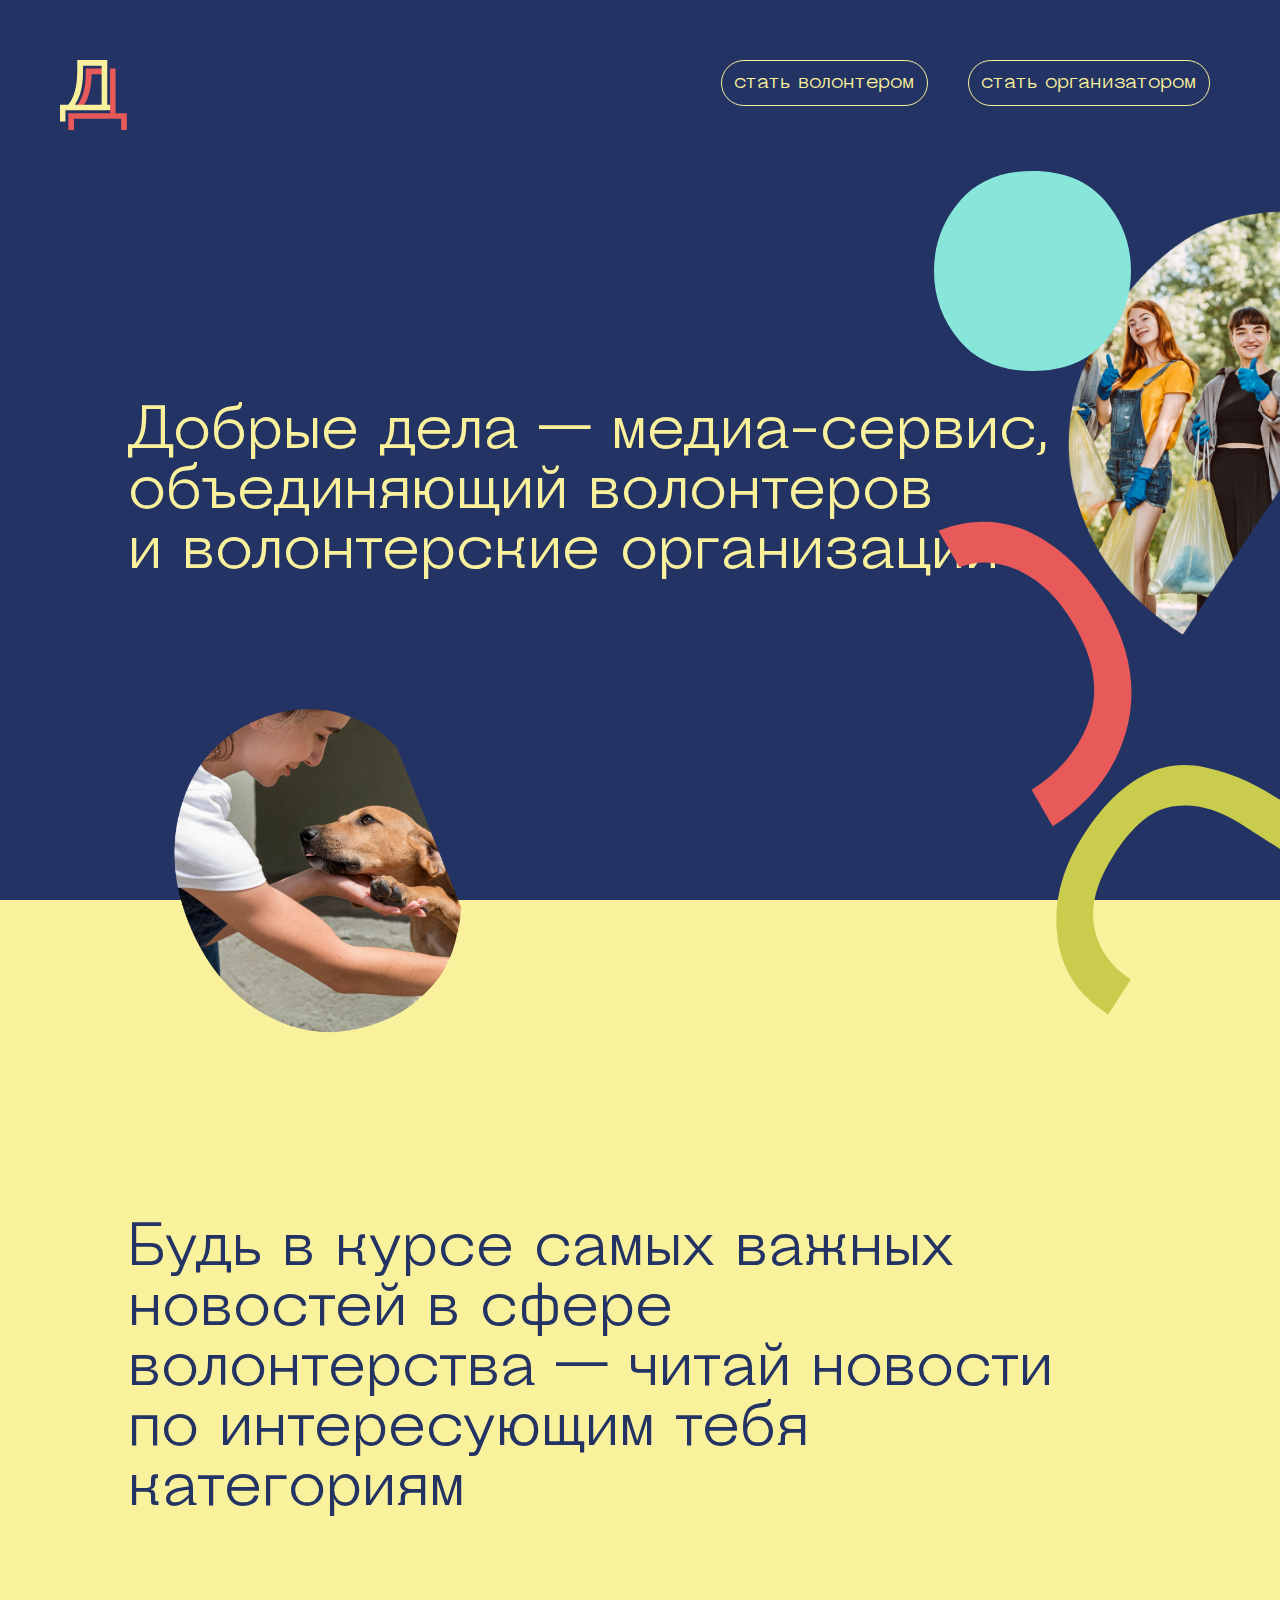
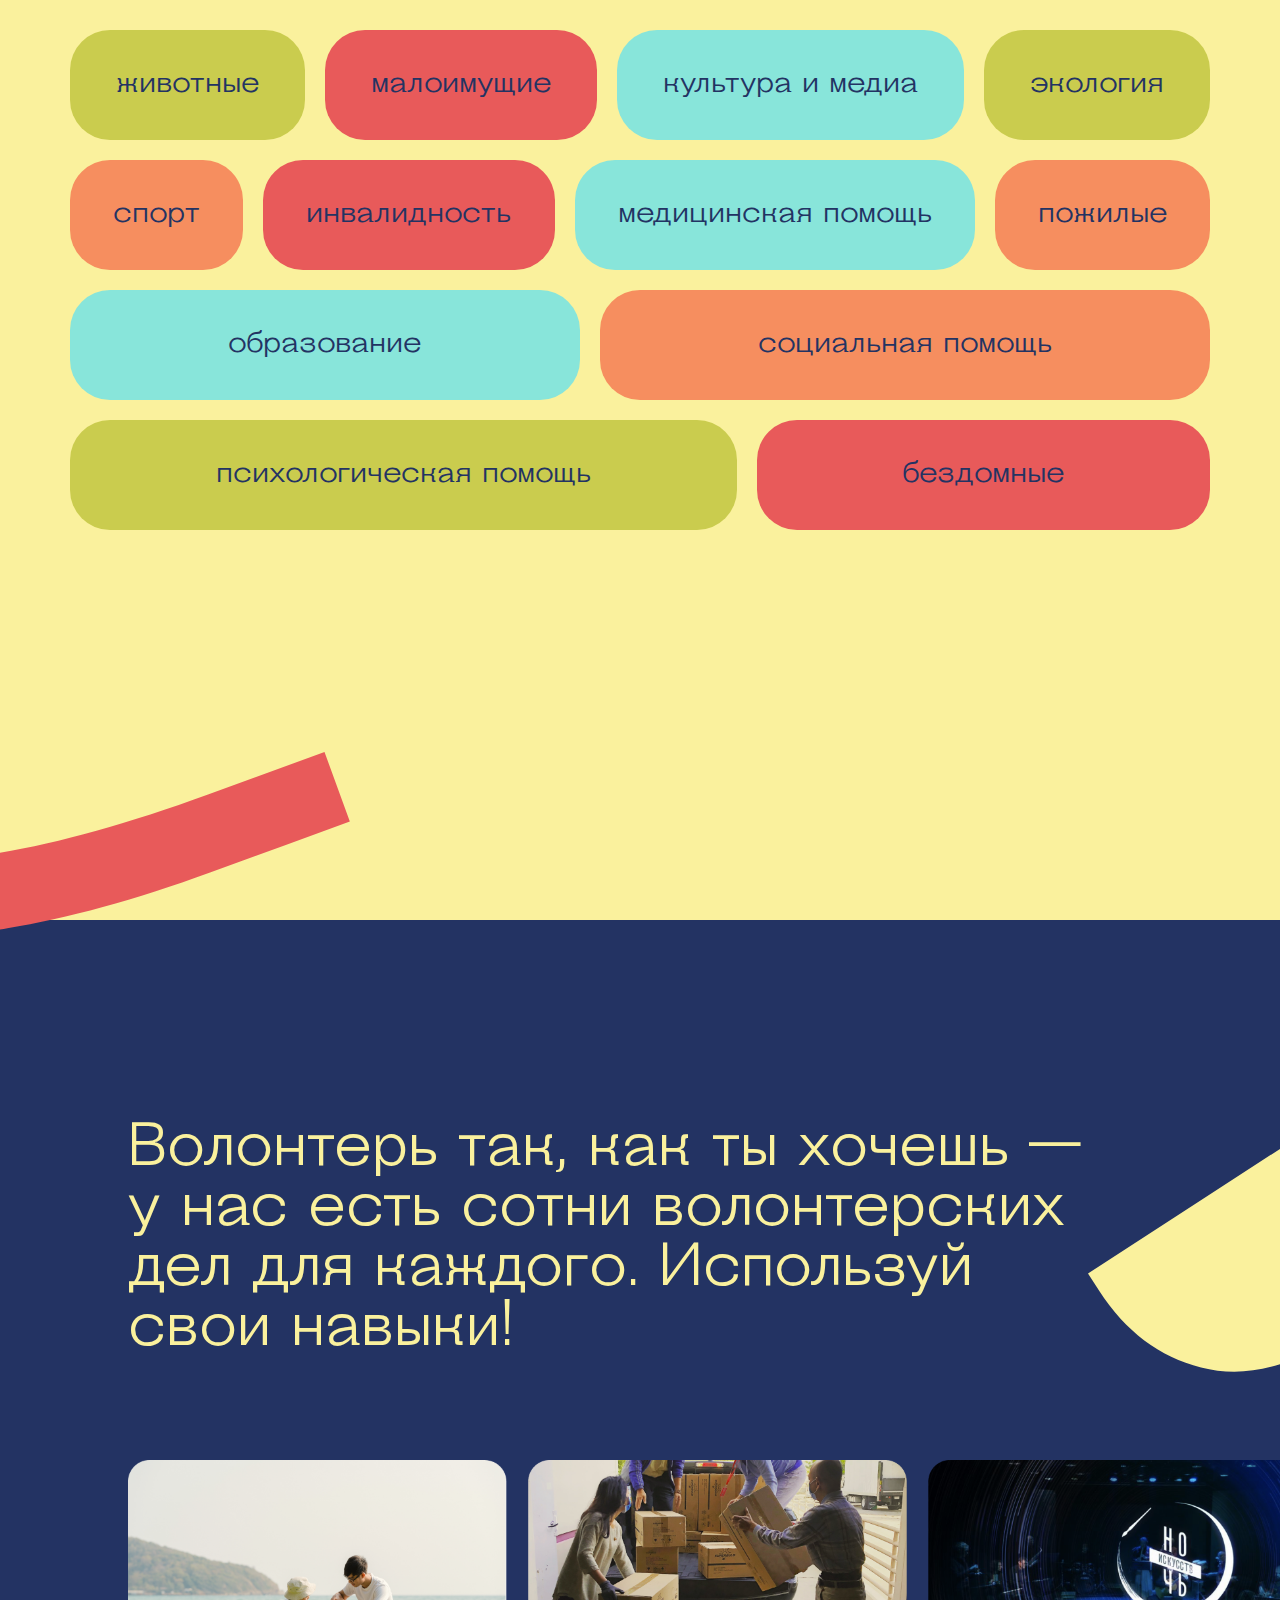
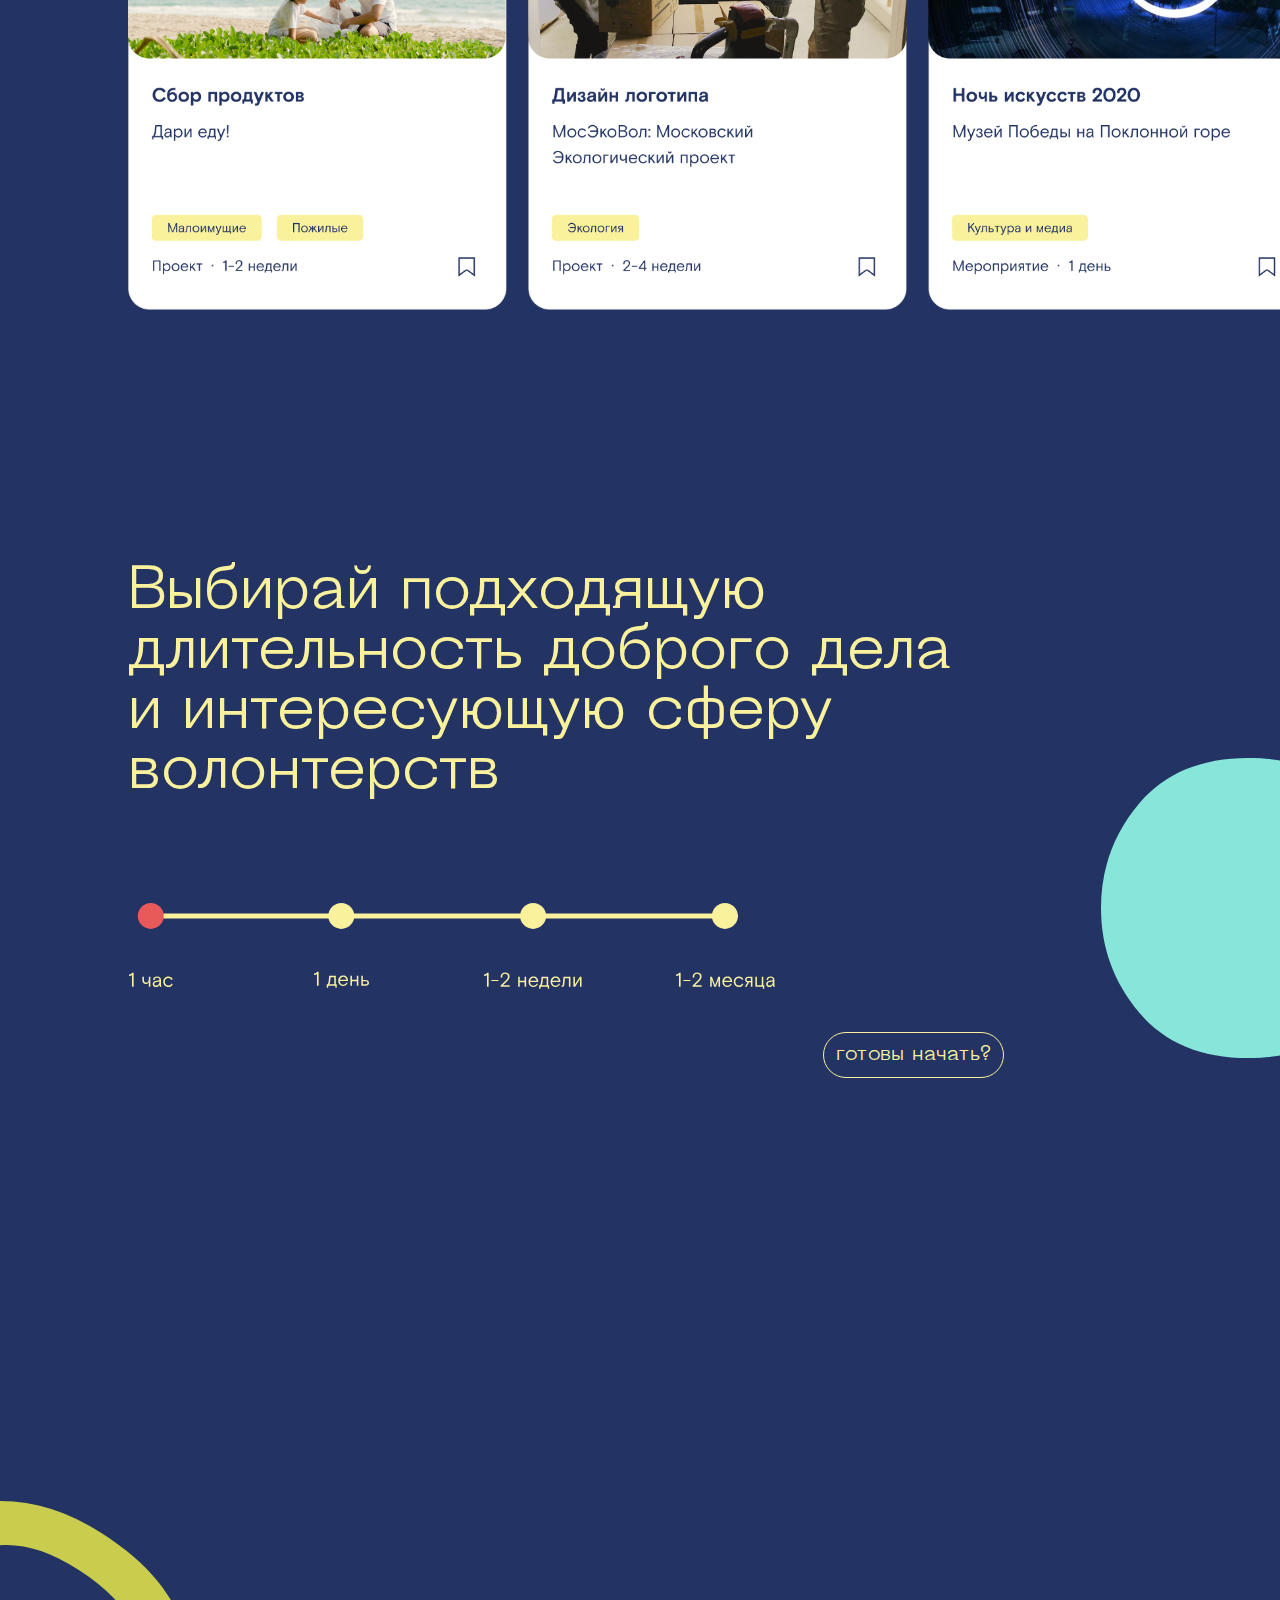
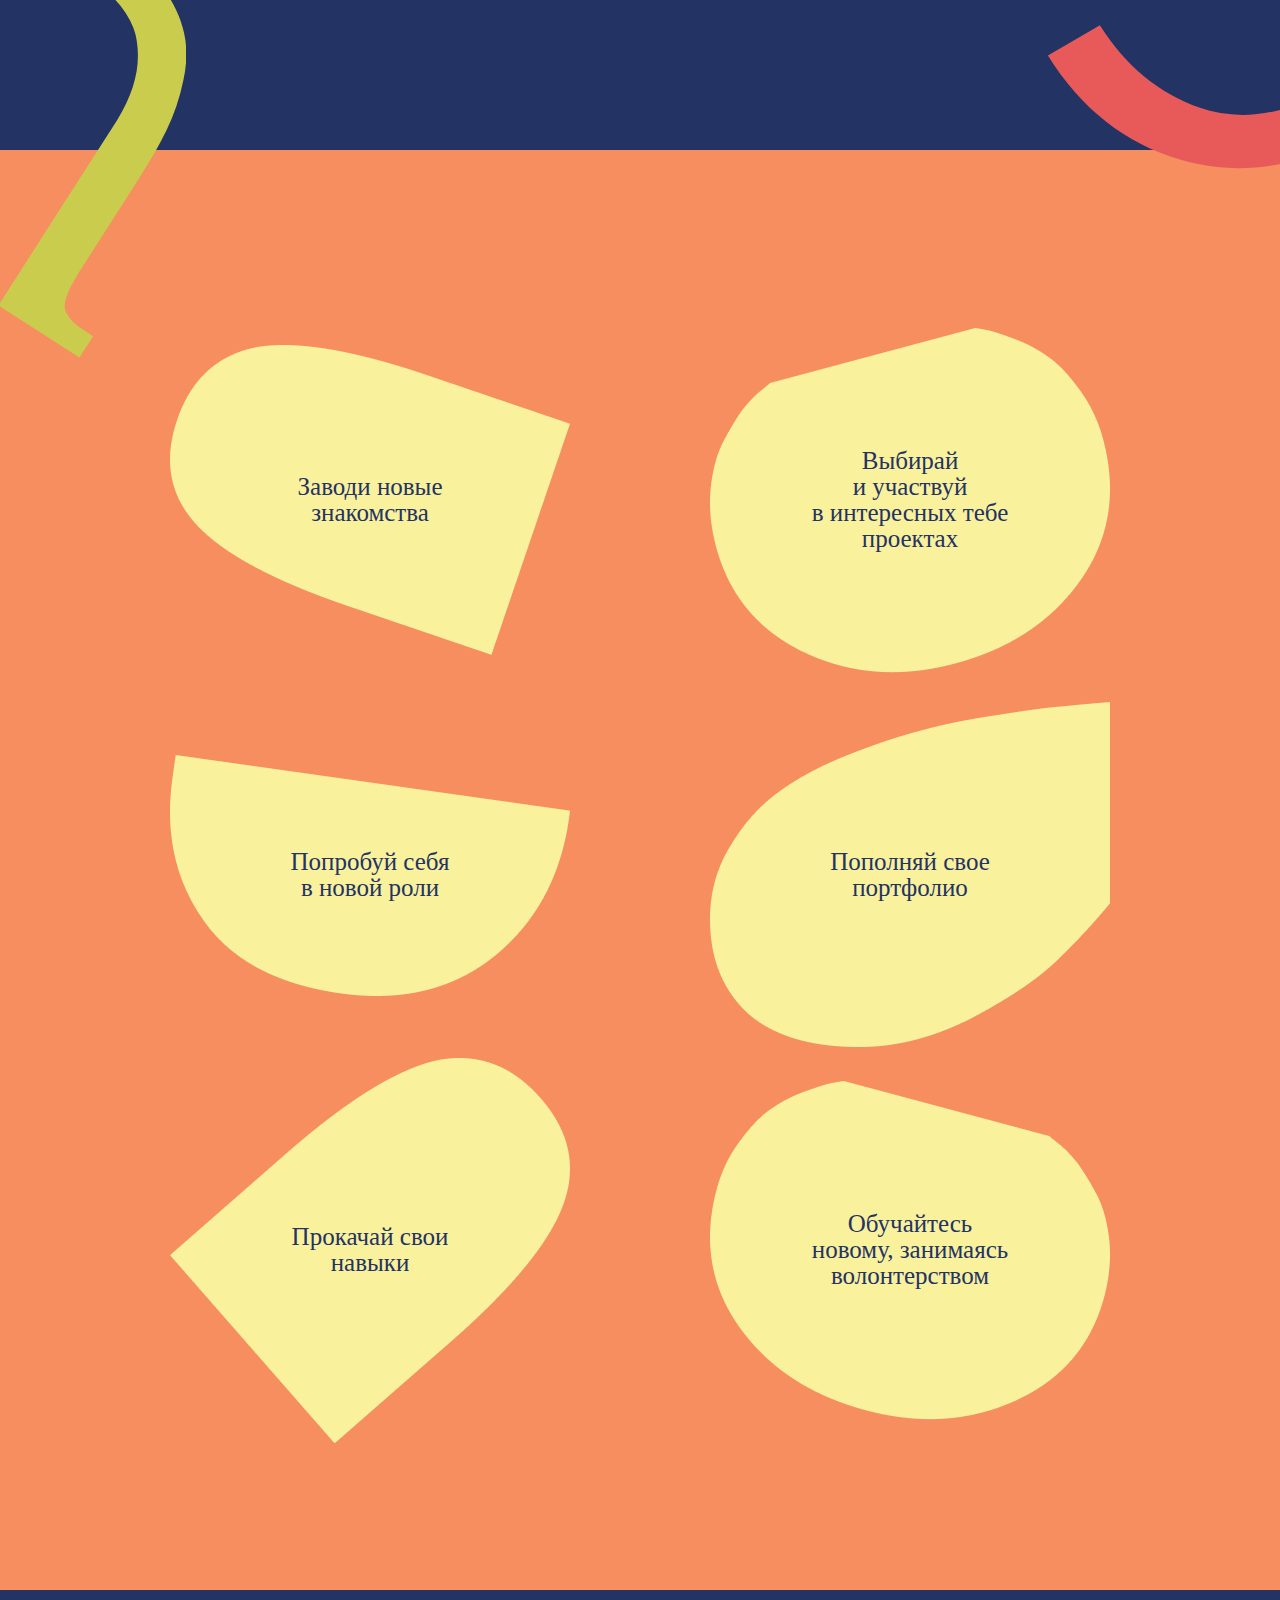
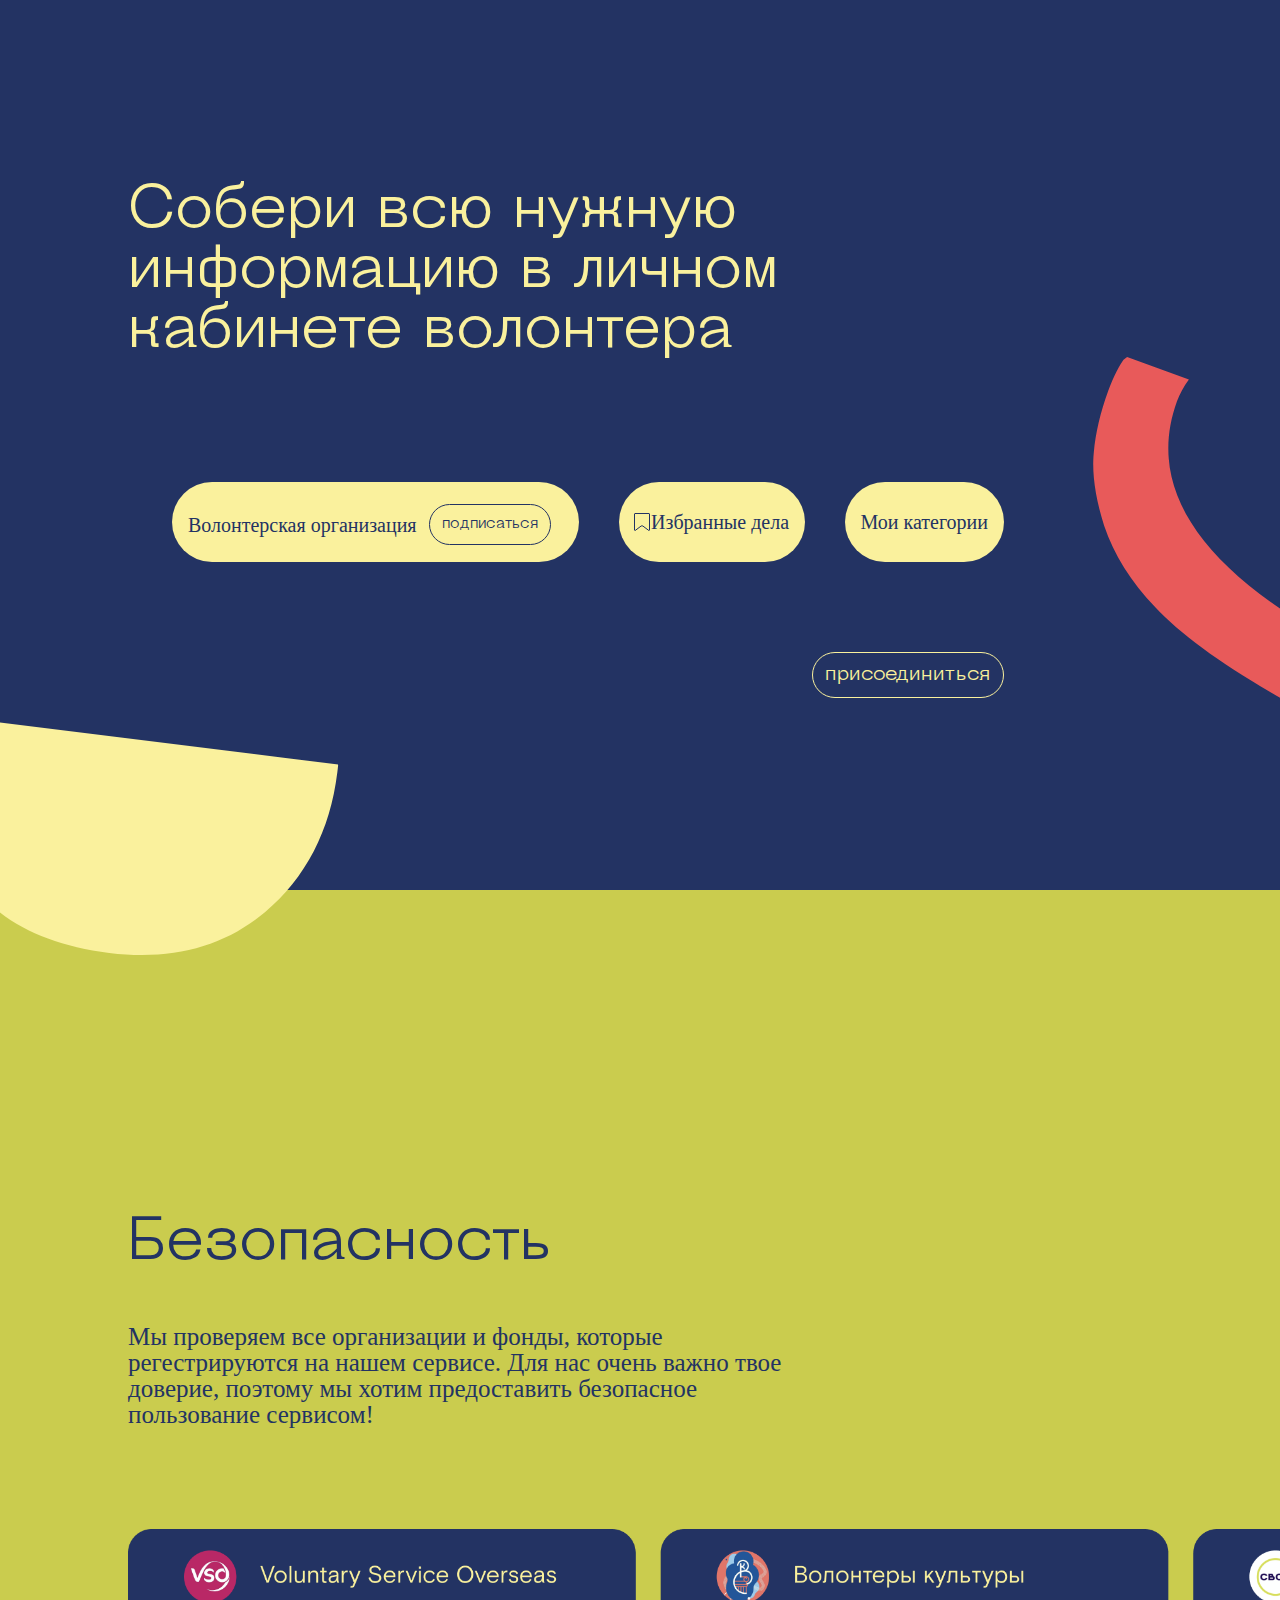
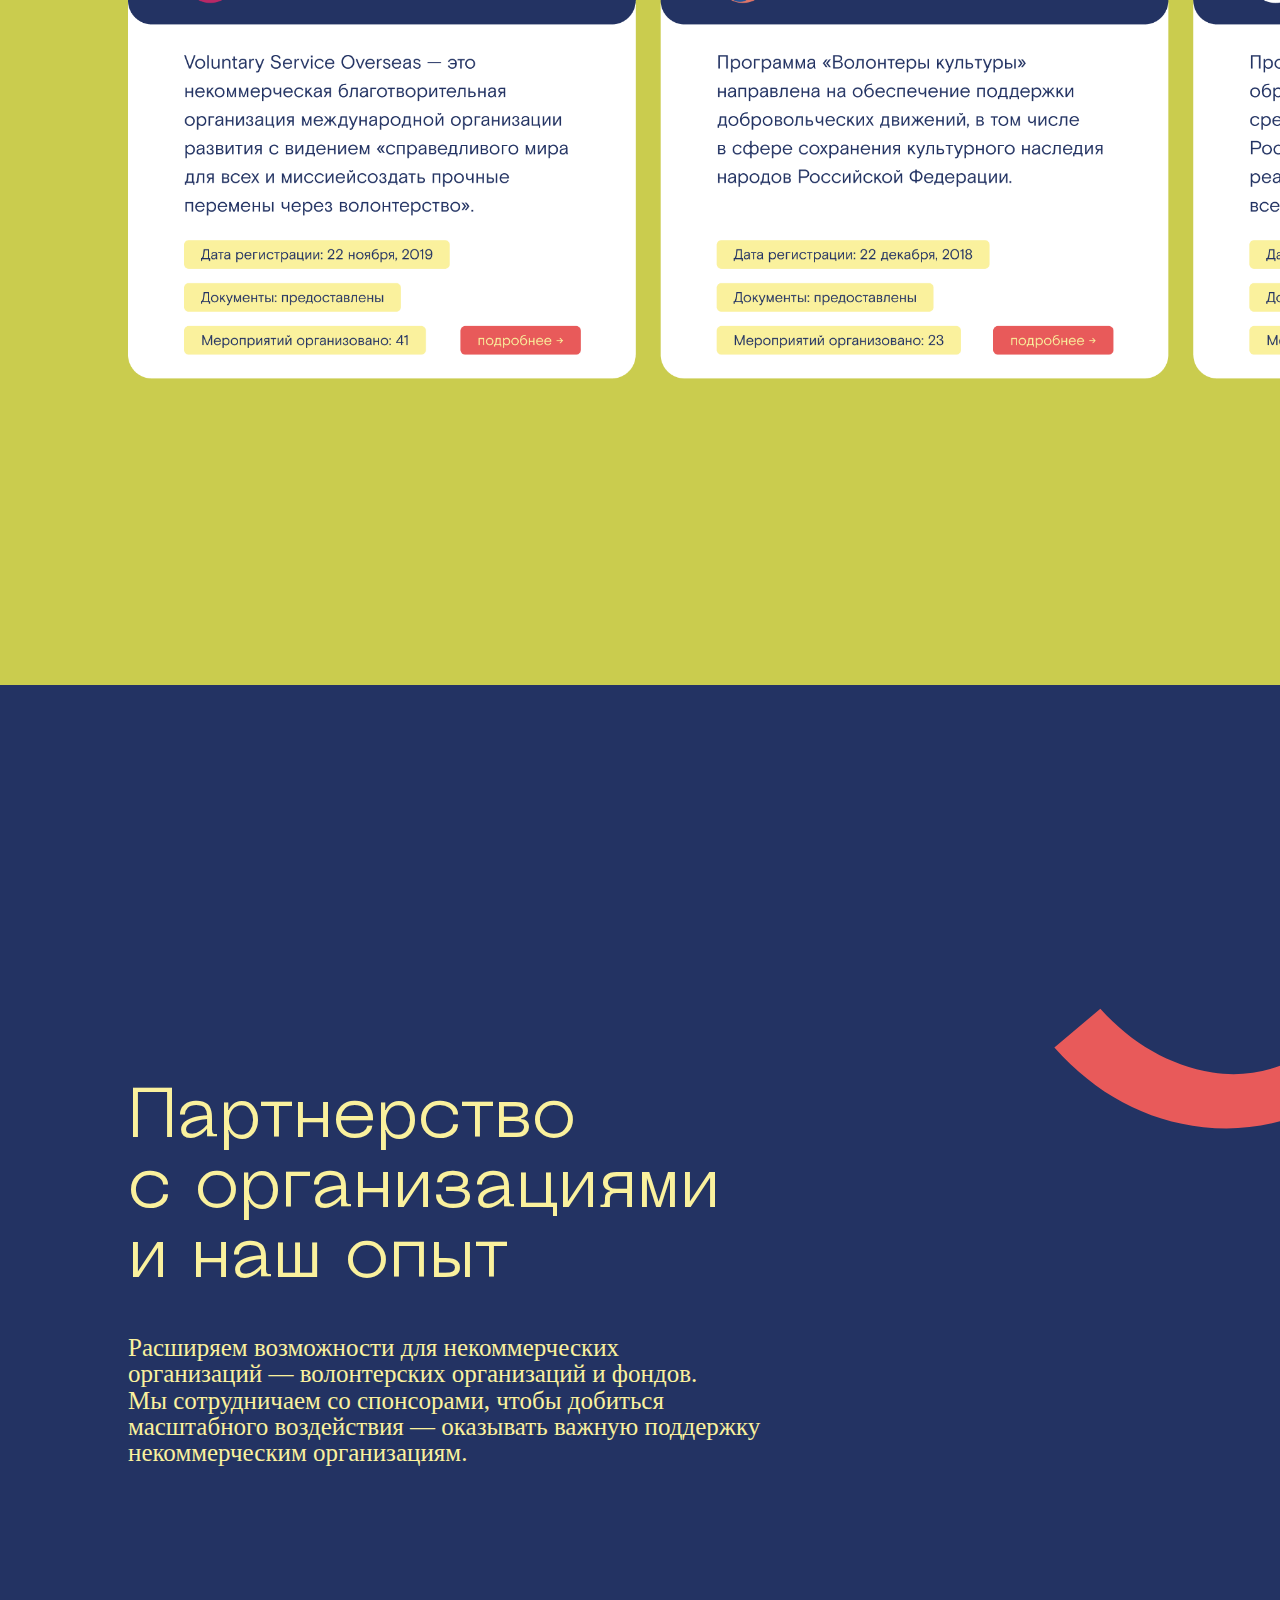
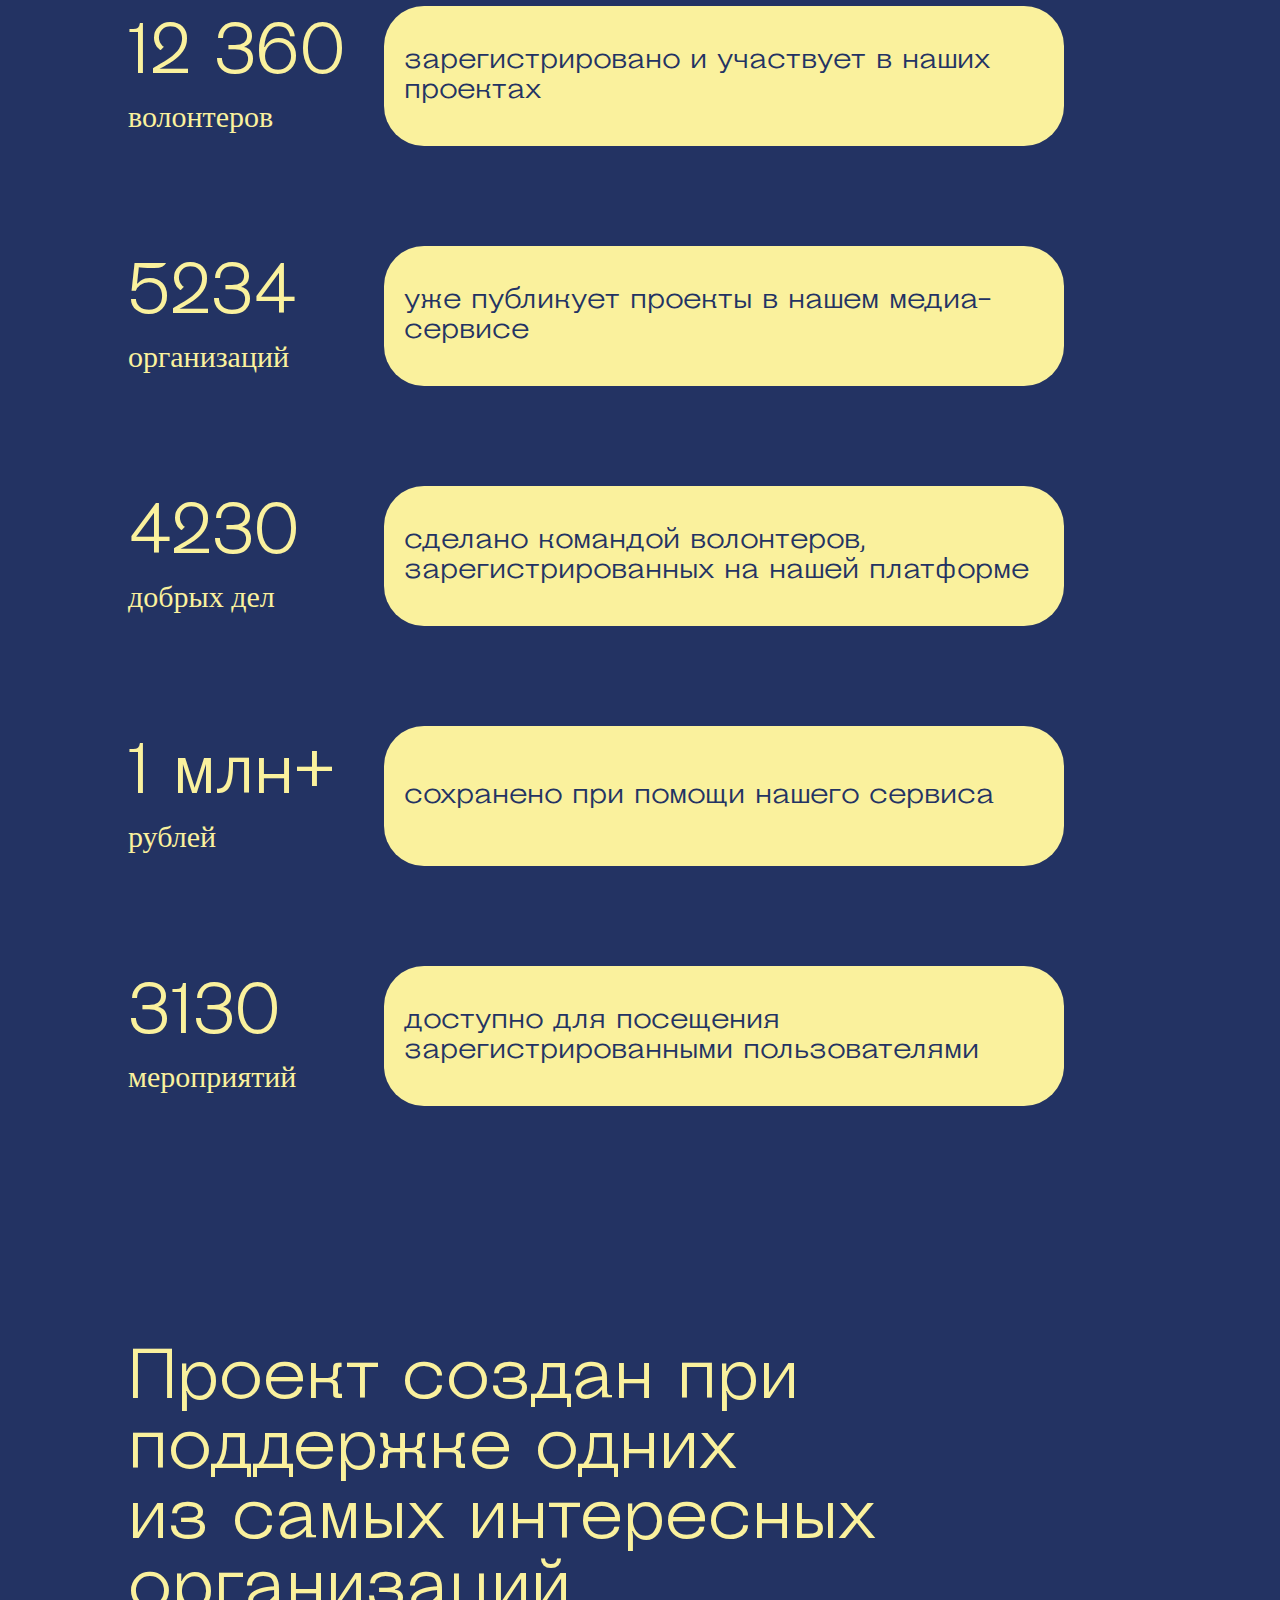
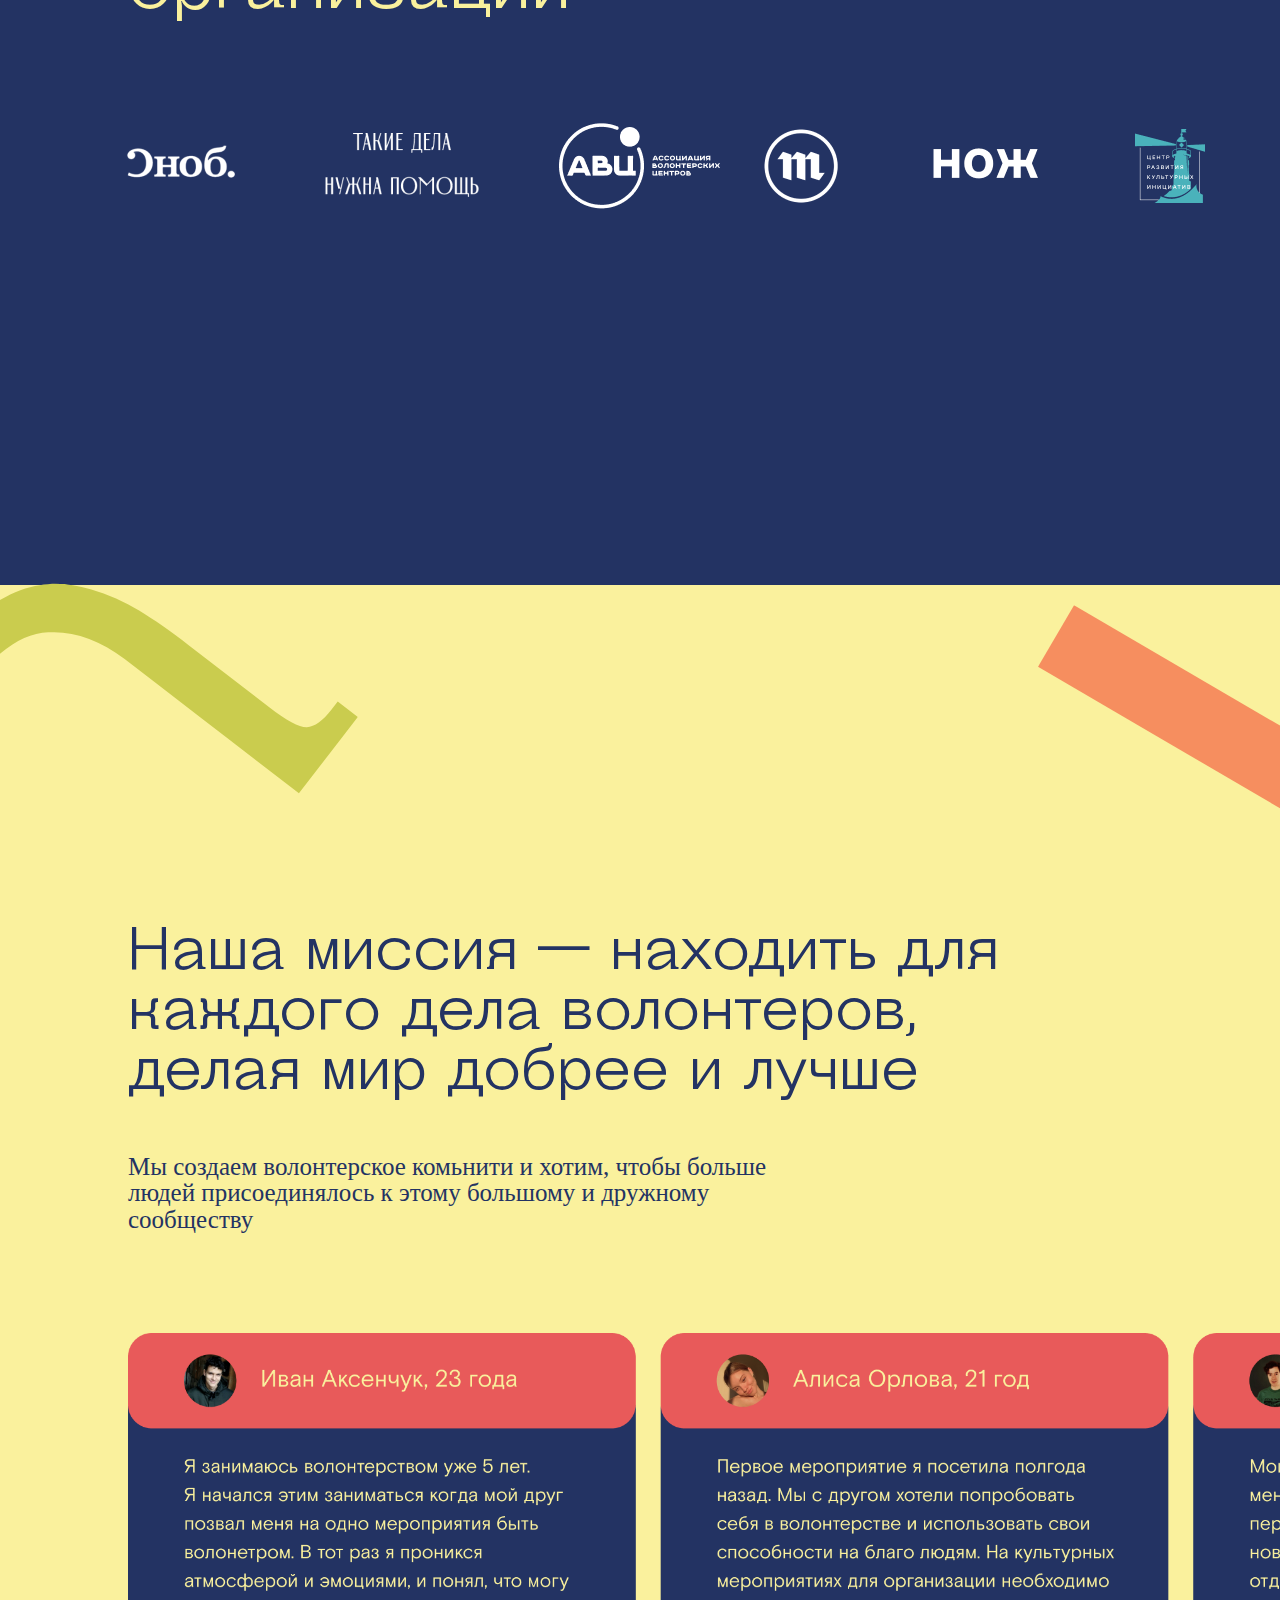
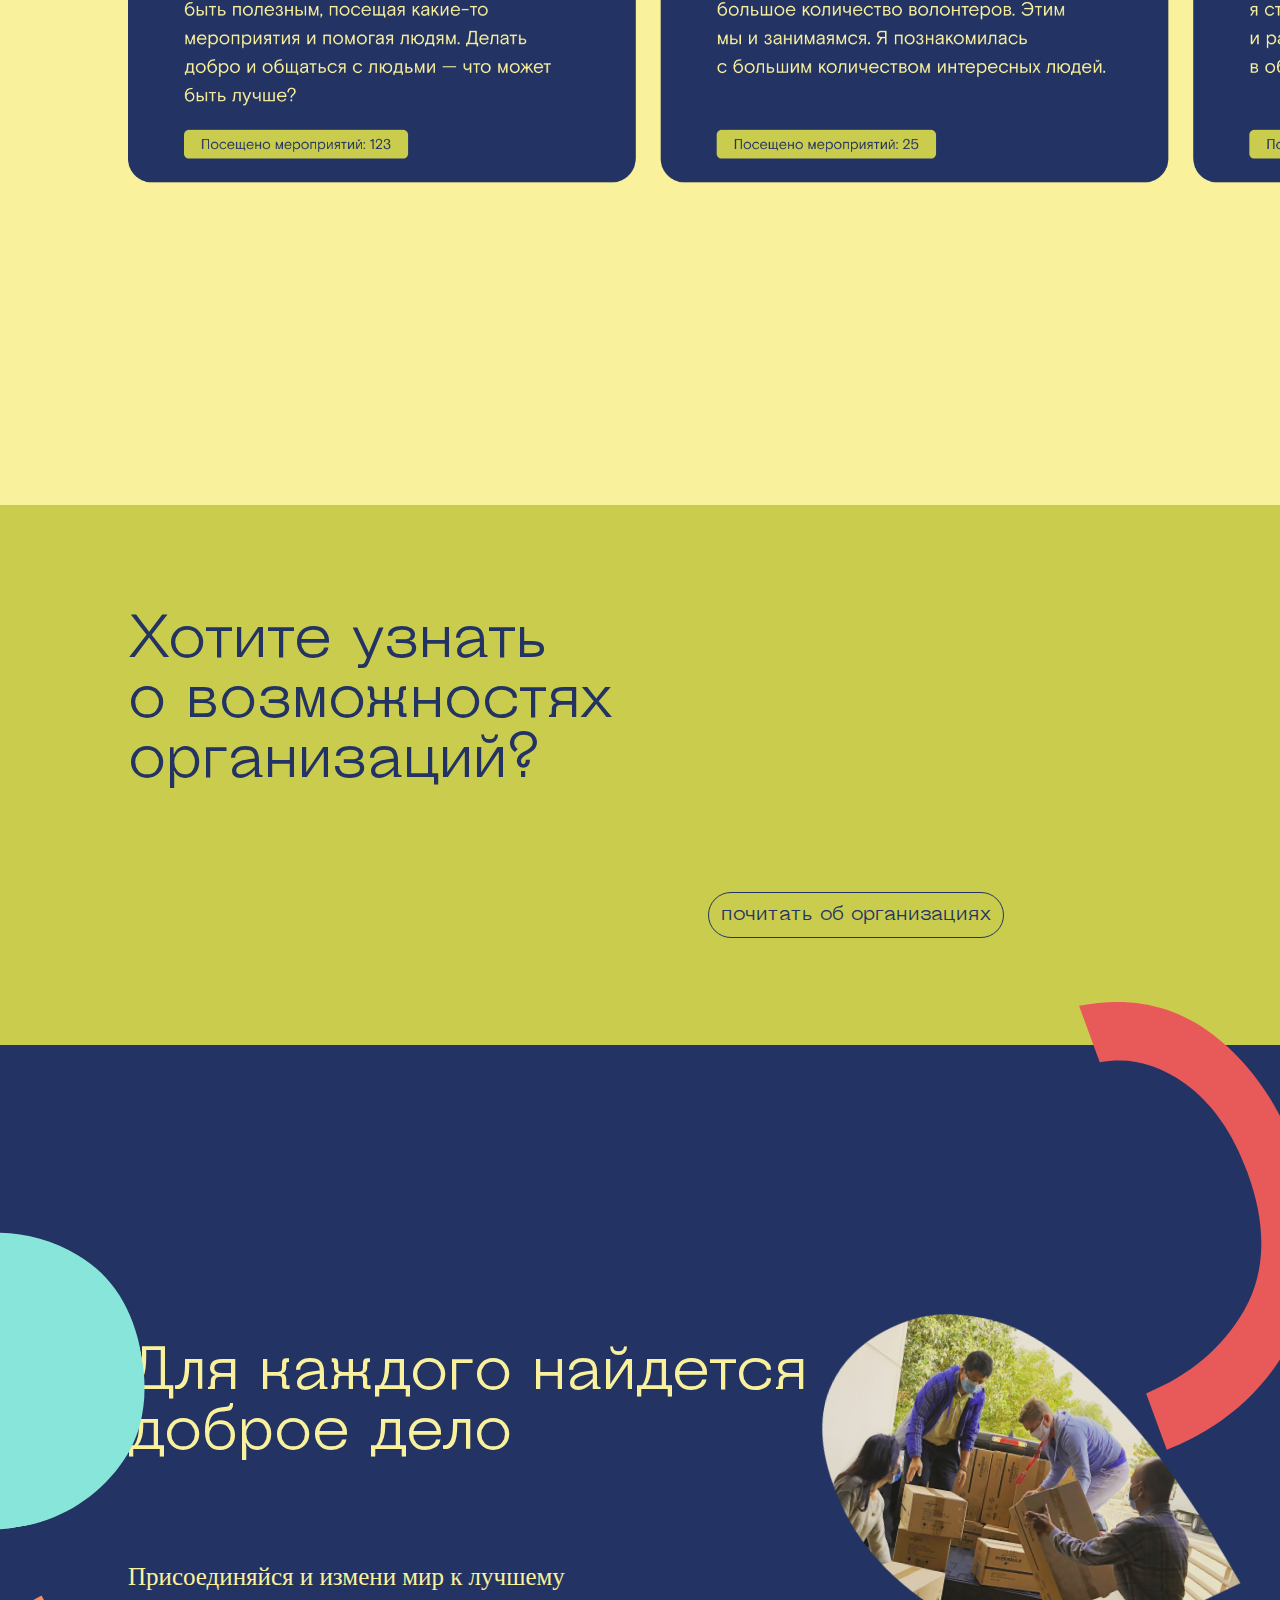
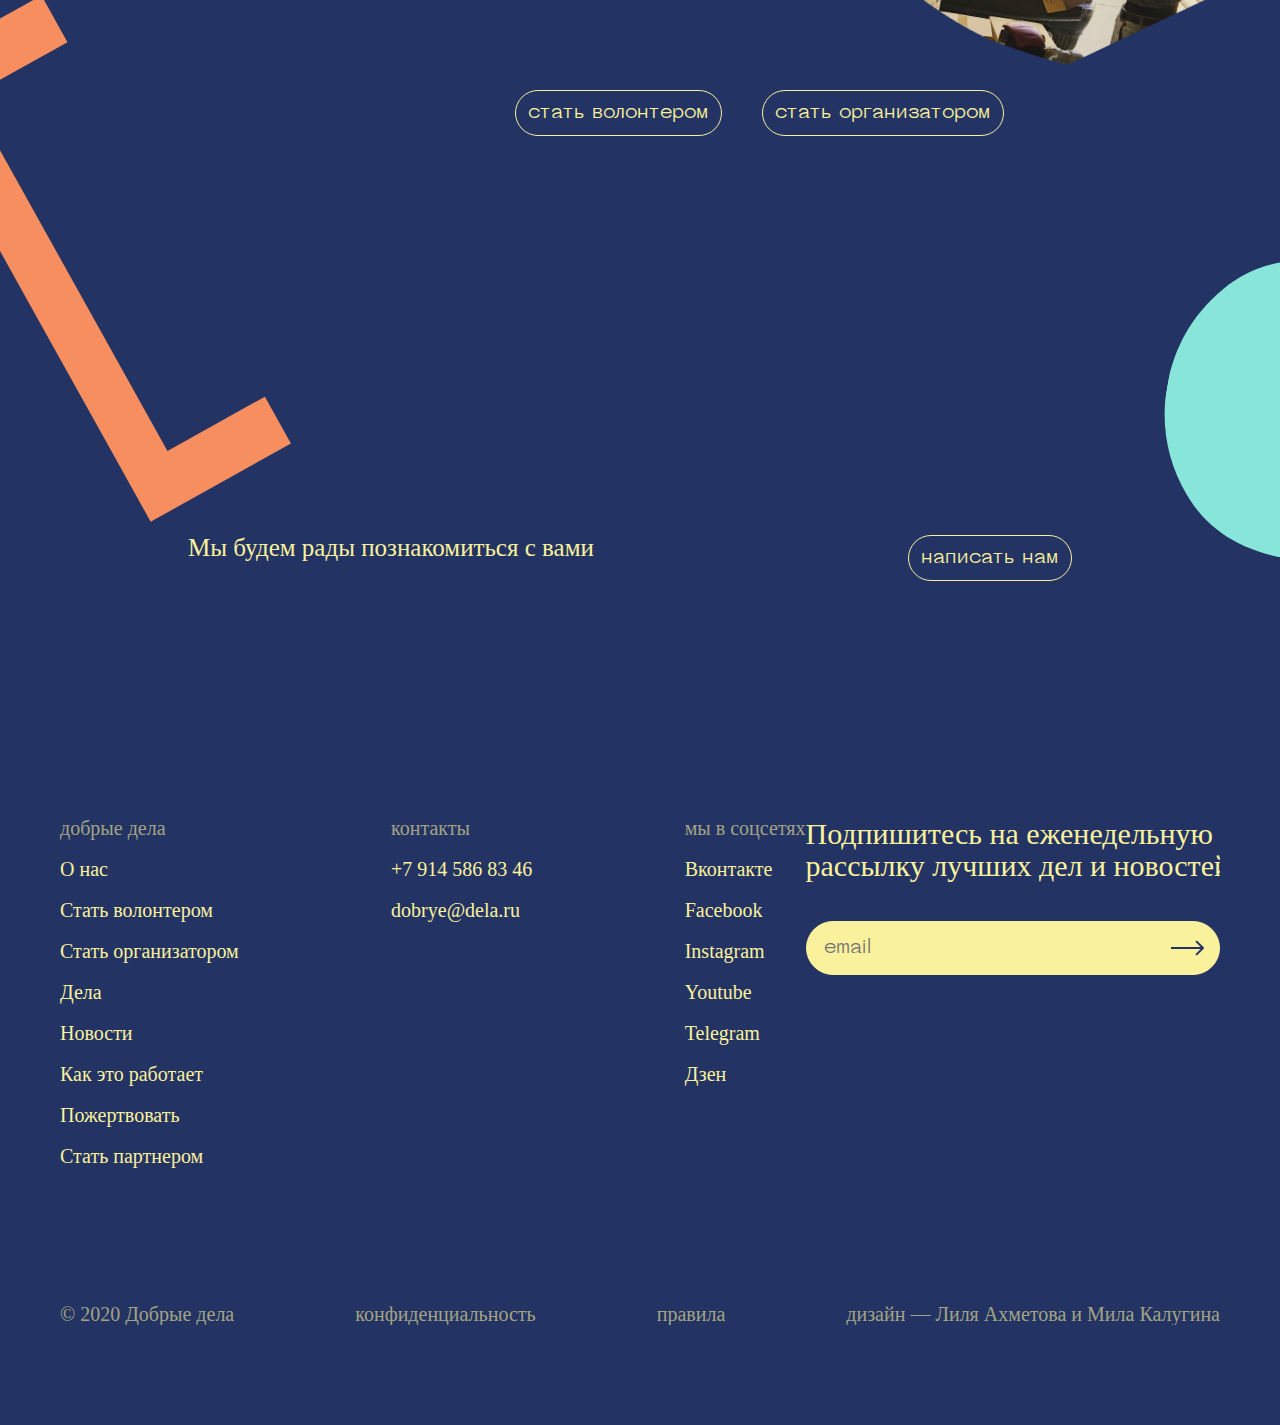
<file: index.html>
<!DOCTYPE html>
<html lang="ru" dir="ltr">
  <head>
    <meta name="viewport" content="width=device-width, initial-scale=1.0">
    <title>«Добрые дела»</title>
    <link rel="shortcut icon" href="images/light_logo.svg" type="image/png">
    <link rel="stylesheet" href="styles/reset.css">
    <link rel="stylesheet" href="styles/volunteer_land_page.css">
  </head>
  <body>

  <div class="objects">
    <img src="images/objects/ob-1.png" alt="ob-1" class="ob">
    <img src="images/objects/ob-2.png" alt="ob-2" class="ob">
    <img src="images/objects/ob-3.svg" alt="голубой круг" class="ob">
    <img src="images/objects/ob-4.svg" alt="красный объект" class="ob">
    <img src="images/objects/ob-5.svg" alt="зеленый объект" class="ob">
    <img src="images/objects/ob-6.svg" alt="красный объект" class="ob">
    <img src="images/objects/ob-7.svg" alt="желтый объект" class="ob">
    <img src="images/objects/ob-3.svg" alt="голубой круг" class="ob">
    <img src="images/objects/ob-5.svg" alt="зеленый объект" class="ob">
    <img src="images/objects/ob-4.svg" alt="красный объект" class="ob">
    <img src="images/objects/ob-7.svg" alt="желтый объект" class="ob">
    <img src="images/objects/ob-6.svg" alt="красный объект" class="ob">
    <img src="images/objects/ob-5.svg" alt="зеленый объект" class="ob">
    <img src="images/objects/ob-4.svg" alt="красный объект" class="ob">
    <img src="images/objects/ob-3.svg" alt="голубой круг" class="ob">
    <img src="images/objects/ob-9.svg" alt="оранжевый круг" class="ob">
    <img src="images/objects/ob-10.png" alt="ob-10" class="ob">
    <img src="images/objects/ob-4.svg" alt="красный объект" class="ob">
    <img src="images/objects/ob-3.svg" alt="голубой круг" class="ob">
    <img src="images/objects/ob-9.svg" alt="оранжевый круг" class="ob">
    <img src="images/objects/ob-11.svg" alt="оранжевый объект" class="ob">
  </div>

  <div class="main">
    <div class="navbar">
      <p><a href="index.html"><img src="images/light_logo.svg" alt="Светлый лого"></a></p>
      <div class="cta_button">
        <a href="#">стать волонтером</a>
        <a href="for_organizers.html">стать организатором</a>
      </div>
    </div>
    <div class="features">
      <h1>Добрые дела&nbsp;&mdash; медиа-сервис, объединяющий волонтеров и&nbsp;волонтерские организации</h1>
    </div>
  </div>

  <div class="first_service">
    <div class="about_categories">
      <h1>Будь в&nbsp;курсе самых важных новостей в&nbsp;сфере волонтерства&nbsp;&mdash; читай новости по&nbsp;интересующим тебя категориям</h1>
    </div>
    <div class="categories">
      <h3 class="category_green">животные</h3>
      <h3 class="category_red">малоимущие</h3>
      <h3 class="category_blue">культура и медиа</h3>
      <h3 class="category_green">экология</h3>
      <h3 class="category_orange">спорт</h3>
      <h3 class="category_red">инвалидность</h3>
      <h3 class="category_blue">медицинская помощь</h3>
      <h3 class="category_orange">пожилые</h3>
      <h3 class="category_blue">образование</h3>
      <h3 class="category_orange">социальная помощь</h3>
      <h3 class="category_green">психологическая помощь</h3>
      <h3 class="category_red">бездомные</h3>
    </div>
  </div>

  <div class="freedom_volunteer">
    <div class="limits–volunteering">
      <div class="limits–volunteering_about">
        <h1>Волонтерь так, как ты&nbsp;хочешь&nbsp;&mdash; у&nbsp;нас есть сотни волонтерских дел для каждого. Используй свои навыки!</h1>
      </div>

      <div class="affairs" style='overflow-x:hidden;'>
        <img src="images/affairs.png" alt="карточки дел">
      </div>

    </div>

    <div class="choice">

      <div class="choice_about">
        <h1>Выбирай подходящую длительность доброго дела и интересующую сферу волонтерств</h1>
      </div>

      <div class="timeline">
        <img src="images/timeline.svg" alt="таймлайн">
      </div>

      <div class="start_button">
        <a href="#">готовы начать?</a>
      </div>
    </div>
  </div>

  <div class="about_possibilities">
    <div class="options">
      <div class="">
        <h4>Заводи новые знакомства</h4>
      </div>
      <div class="">
        <h4>Выбирай и&nbsp;участвуй в&nbsp;интересных тебе проектах</h4>
      </div>
      <div class="">
        <h4>Попробуй себя в&nbsp;новой роли</h4>
      </div>
      <div class="">
        <h4>Пополняй свое портфолио</h4>
      </div>
      <div class="">
        <h4>Прокачай свои навыки</h4>
      </div>
      <div class="">
        <h4>Обучайтесь новому, занимаясь волонтерством</h4>
      </div>
    </div>
  </div>

  <div class="personal_account">
    <div class="account_info">
      <h1>Собери всю нужную информацию в&nbsp;личном кабинете волонтера</h1>
    </div>

    <div class="account_objects">
      <div class="account_subscription">
        <div class="profile_photo"></div>
        <p>Волонтерская организация</p>
        <div class="account_subscribe">
          <a href="#">подписаться</a>
        </div>
      </div>

      <div class="account_favorites">
        <svg width="16" height="19" viewBox="0 0 16 19" fill="none" xmlns="http://www.w3.org/2000/svg">
          <path d="M1 0.5H15C15.2761 0.5 15.5 0.723858 15.5 1V17C15.5 17.412 15.0296 17.6472 14.7 17.4L8.9 13.05C8.36667 12.65 7.63333 12.65 7.1 13.05L1.3 17.4C0.970382 17.6472 0.5 17.412 0.5 17V1C0.5 0.723858 0.723857 0.5 1 0.5Z" stroke="#233363"/>
        </svg>
        <p>Избранные дела</p>
      </div>

      <div class="account_categories">
        <p>Мои категории</p>
      </div>
    </div>

    <div class="join_button">
      <a href="#">присоединиться</a>
    </div>
  </div>

  <div class="security">
    <div class="security_about">
      <h1>Безопасность</h1>
      <p>Мы&nbsp;проверяем все организации и&nbsp;фонды, которые регестрируются на&nbsp;нашем сервисе. Для нас очень важно твое доверие, поэтому мы&nbsp;хотим предоставить безопасное пользование сервисом!</p>
    </div>

    <div class="security_posts" style='overflow-x:hidden;'>
      <img src="images/security_posts.png" alt="">
    </div>
  </div>

  <div class="partnership">
    <div class="partnership_about">
      <h1>Партнерство с&nbsp;организациями и&nbsp;наш опыт</h1>
      <p>Расширяем возможности для некоммерческих организаций&nbsp;&mdash; волонтерских организаций и&nbsp;фондов. Мы&nbsp;сотрудничаем со&nbsp;спонсорами, чтобы добиться масштабного воздействия&nbsp;&mdash; оказывать важную поддержку некоммерческим организациям.</p>
    </div>

    <div class="partnership_statistics">
      <div class="statistics_vol">
        <div class="statistics_vol_n">
          <h1>12&nbsp;360</h1>
          <p>волонтеров</p>
        </div>
        <h3>зарегистрировано и&nbsp;участвует в&nbsp;наших проектах</h3>
      </div>

      <div class="statistics_org">
        <div class="statistics_org_n">
          <h1>5234</h1>
          <p>организаций</p>
        </div>
        <h3>уже публикует проекты в&nbsp;нашем медиа-сервисе</h3>
      </div>

      <div class="statistics_affairs">
        <div class="statistics_affairs_n">
          <h1>4230</h1>
          <p>добрых дел</p>
        </div>
        <h3>сделано командой волонтеров, зарегистрированных на&nbsp;нашей платформе</h3>
      </div>

      <div class="statistics_money">
        <div class="statistics_money_n">
          <h1>1 млн+</h1>
          <p>рублей</p>
        </div>
        <h3>сохранено при помощи нашего сервиса</h3>
      </div>

      <div class="statistics_activities">
        <div class="statistics_activities_n">
          <h1>3130</h1>
          <p>мероприятий</p>
        </div>
        <h3>доступно для посещения зарегистрированными пользователями</h3>
      </div>
    </div>

    <div class="support">
      <h1>Проект создан при поддержке одних из&nbsp;самых интересных организаций</h1>
      <div class="partner_logo_icn">
        <div class="">
          <img src="images/logo-org-1.png" alt="">
          <img src="images/logo-org-2.png" alt="">
          <img src="images/logo-org-3.png" alt="">
          <img src="images/logo-org-4.png" alt="">
          <img src="images/logo-org-5.png" alt="">
          <img src="images/logo-org-6.png" alt="">
        </div>
      </div>
    </div>
  </div>

  <div class="community">
    <div class="community_about">
      <h1>Наша миссия&nbsp;&mdash; находить для каждого дела волонтеров, делая мир добрее и&nbsp;лучше</h1>
      <p>Мы&nbsp;создаем волонтерское комьнити и&nbsp;хотим, чтобы больше людей присоединялось к&nbsp;этому большому и&nbsp;дружному сообществу</p>
    </div>

    <div class="community_posts"  style='overflow-x:hidden;'>
      <img src="images/community_posts.png" alt="">
    </div>
  </div>

  <div class="about_org">
    <h1>Хотите узнать о&nbsp;возможностях организаций?</h1>
    <div class="read_about_button">
      <a href="for_organizers.html">почитать об организациях</a>
    </div>
  </div>

  <div class="call_to_action">
    <h1>Для каждого найдется доброе дело</h1>
    <p>Присоединяйся и&nbsp;измени мир к&nbsp;лучшему</p>
    <div class="cta_button">
      <a href="#">стать волонтером</a>
      <a href="for_organizers.html">стать организатором</a>
    </div>
  </div>

  <footer>
    <div class="write_us">
      <p>Мы&nbsp;будем рады познакомиться с&nbsp;вами</p>
      <a href="#">написать нам</a>
    </div>

    <div class="main_links">
      <div class="navigation">
        <div class="service_navigation">
            <p>добрые дела</p>
            <a href="#">О&nbsp;нас</a>
            <a href="#">Стать волонтером</a>
            <a href="#">Стать организатором</a>
            <a href="#">Дела</a>
            <a href="#">Новости</a>
            <a href="#">Как это работает</a>
            <a href="#">Пожертвовать</a>
            <a href="#">Стать партнером</a>
        </div>
        <div class="navigation_contacts">
          <p>контакты</p>
          <a href="#">+7&nbsp;914&nbsp;586 83&nbsp;46</a>
          <a href="#">dobrye@dela.ru</a>
        </div>
        <div class="navigation_s_network">
          <p>мы в соцсетях</p>
          <a href="#">Вконтакте</a>
          <a href="#">Facebook</a>
          <a href="#">Instagram</a>
          <a href="#">Youtube</a>
          <a href="#">Telegram</a>
          <a href="#">Дзен</a>
        </div>
      </div>

      <div class="contact_form"  style='overflow-x:hidden;'>
        <h3>Подпишитесь на&nbsp;еженедельную рассылку лучших дел и&nbsp;новостей</h3>
        <div class="contact_form_email">
          <p><input placeholder="email" type="email" name="subscriber[email]" id="subscriber_email"></p>
          <img src="images/arrow.svg" alt="">
        </div>
      </div>
    </div>

    <div class="footer_data"  style='overflow-x:hidden;'>
      <p>© 2020 Добрые дела</p>
      <p>конфиденциальность</p>
      <p>правила</p>
      <p>дизайн&nbsp;&mdash; Лиля Ахметова и&nbsp;Мила Калугина</p>
    </div>
  </footer>

</body>
</file>
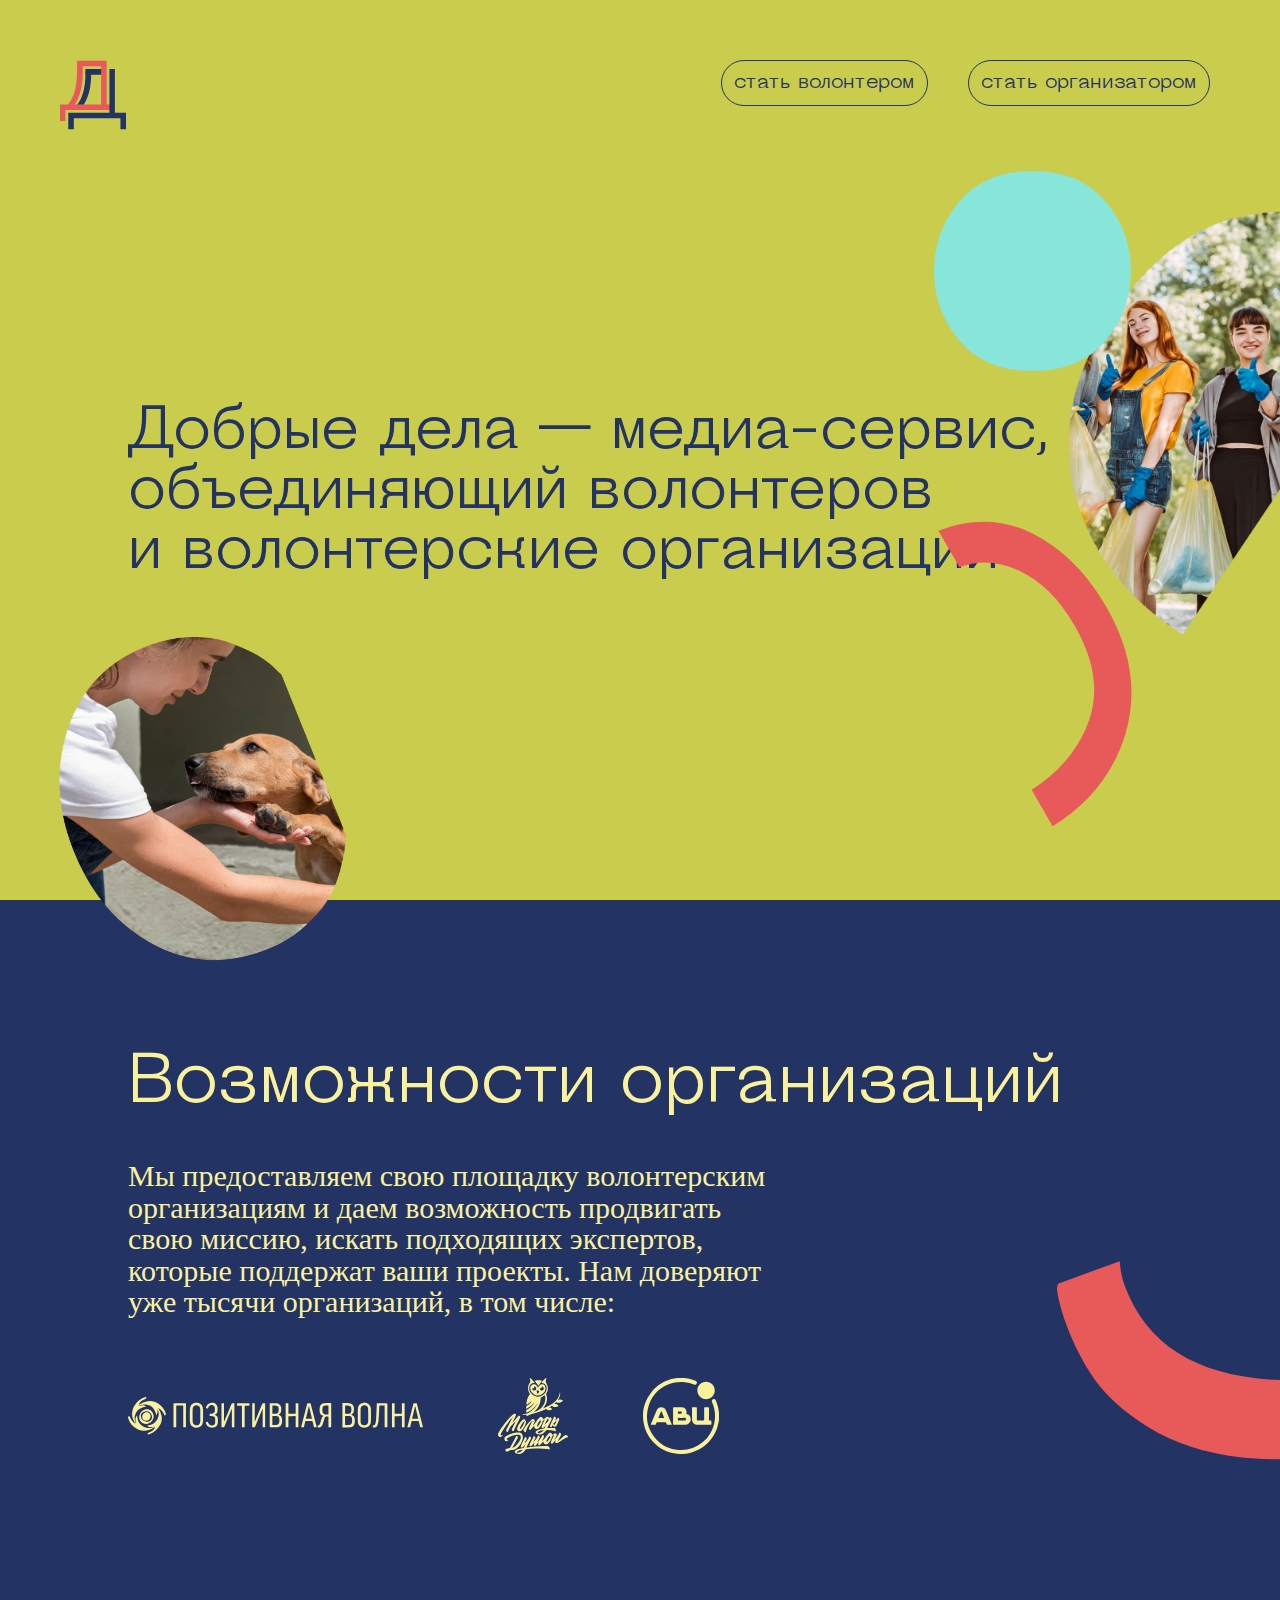
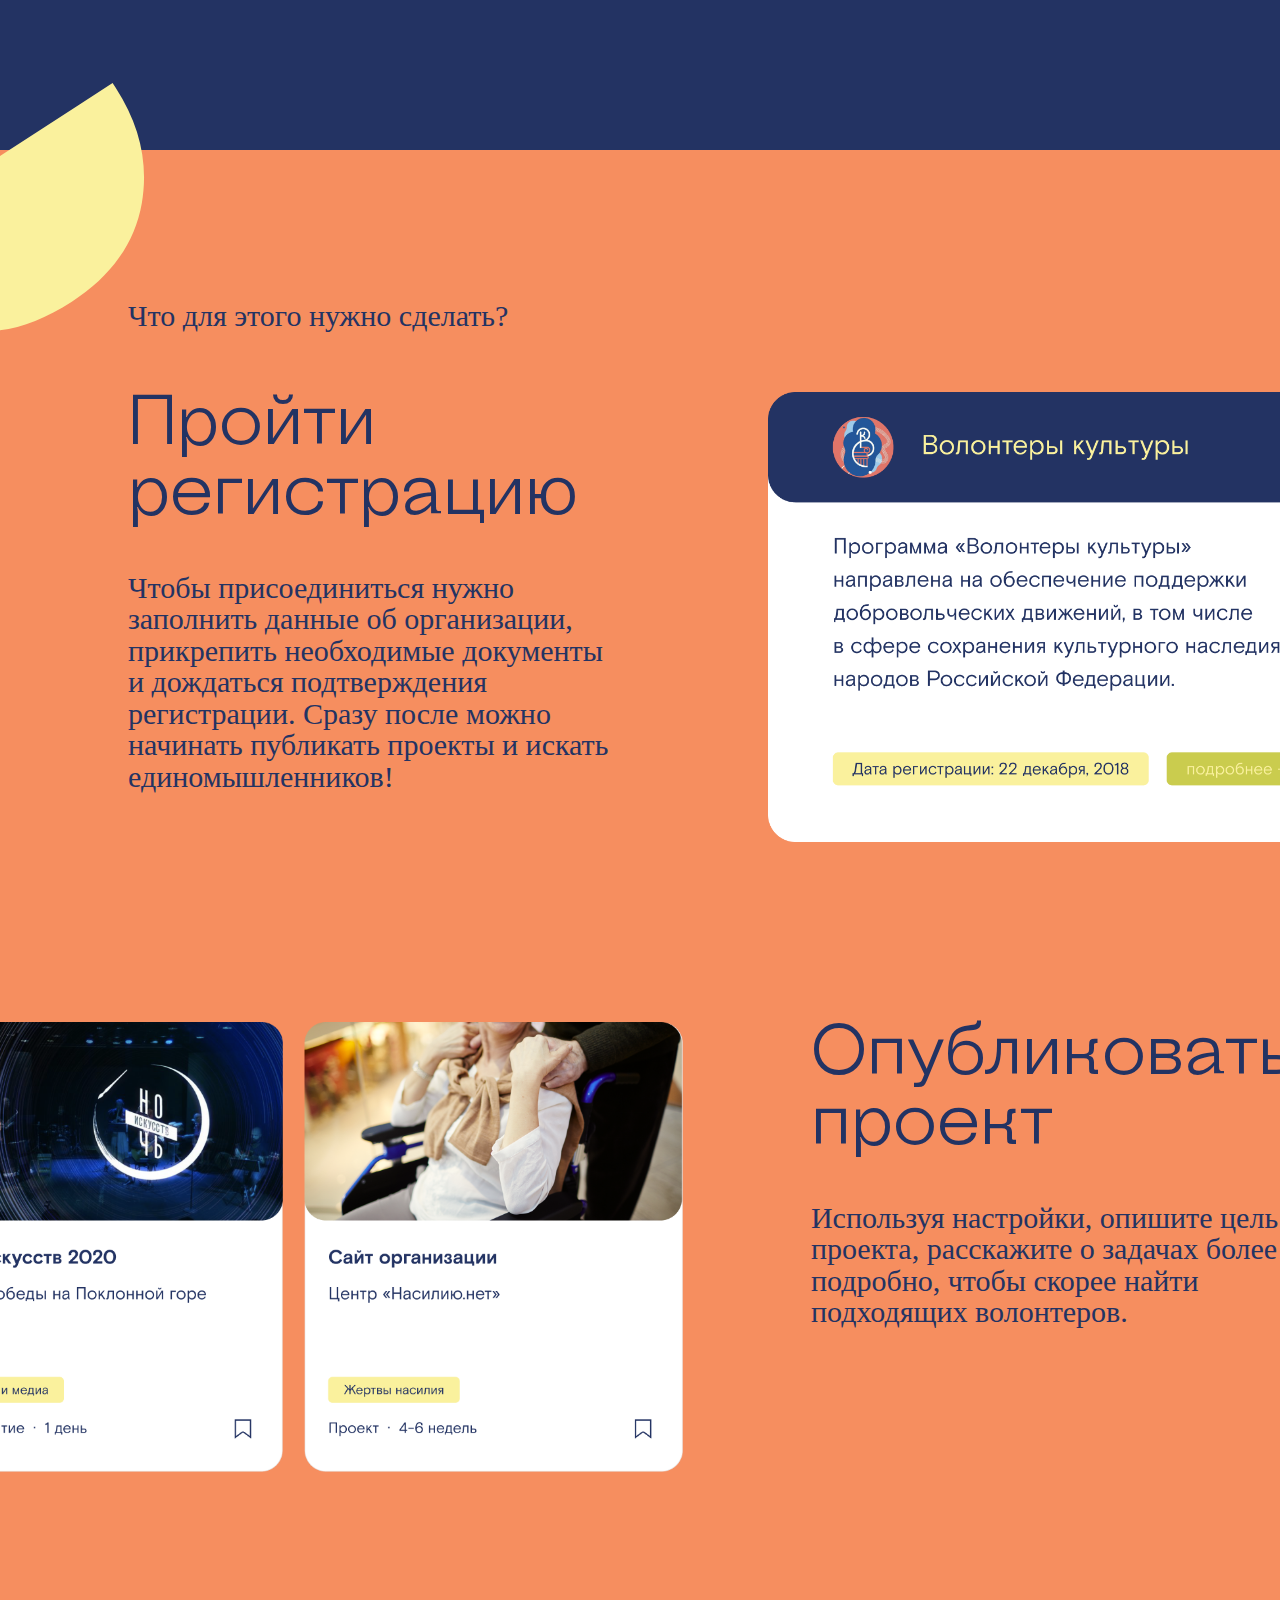
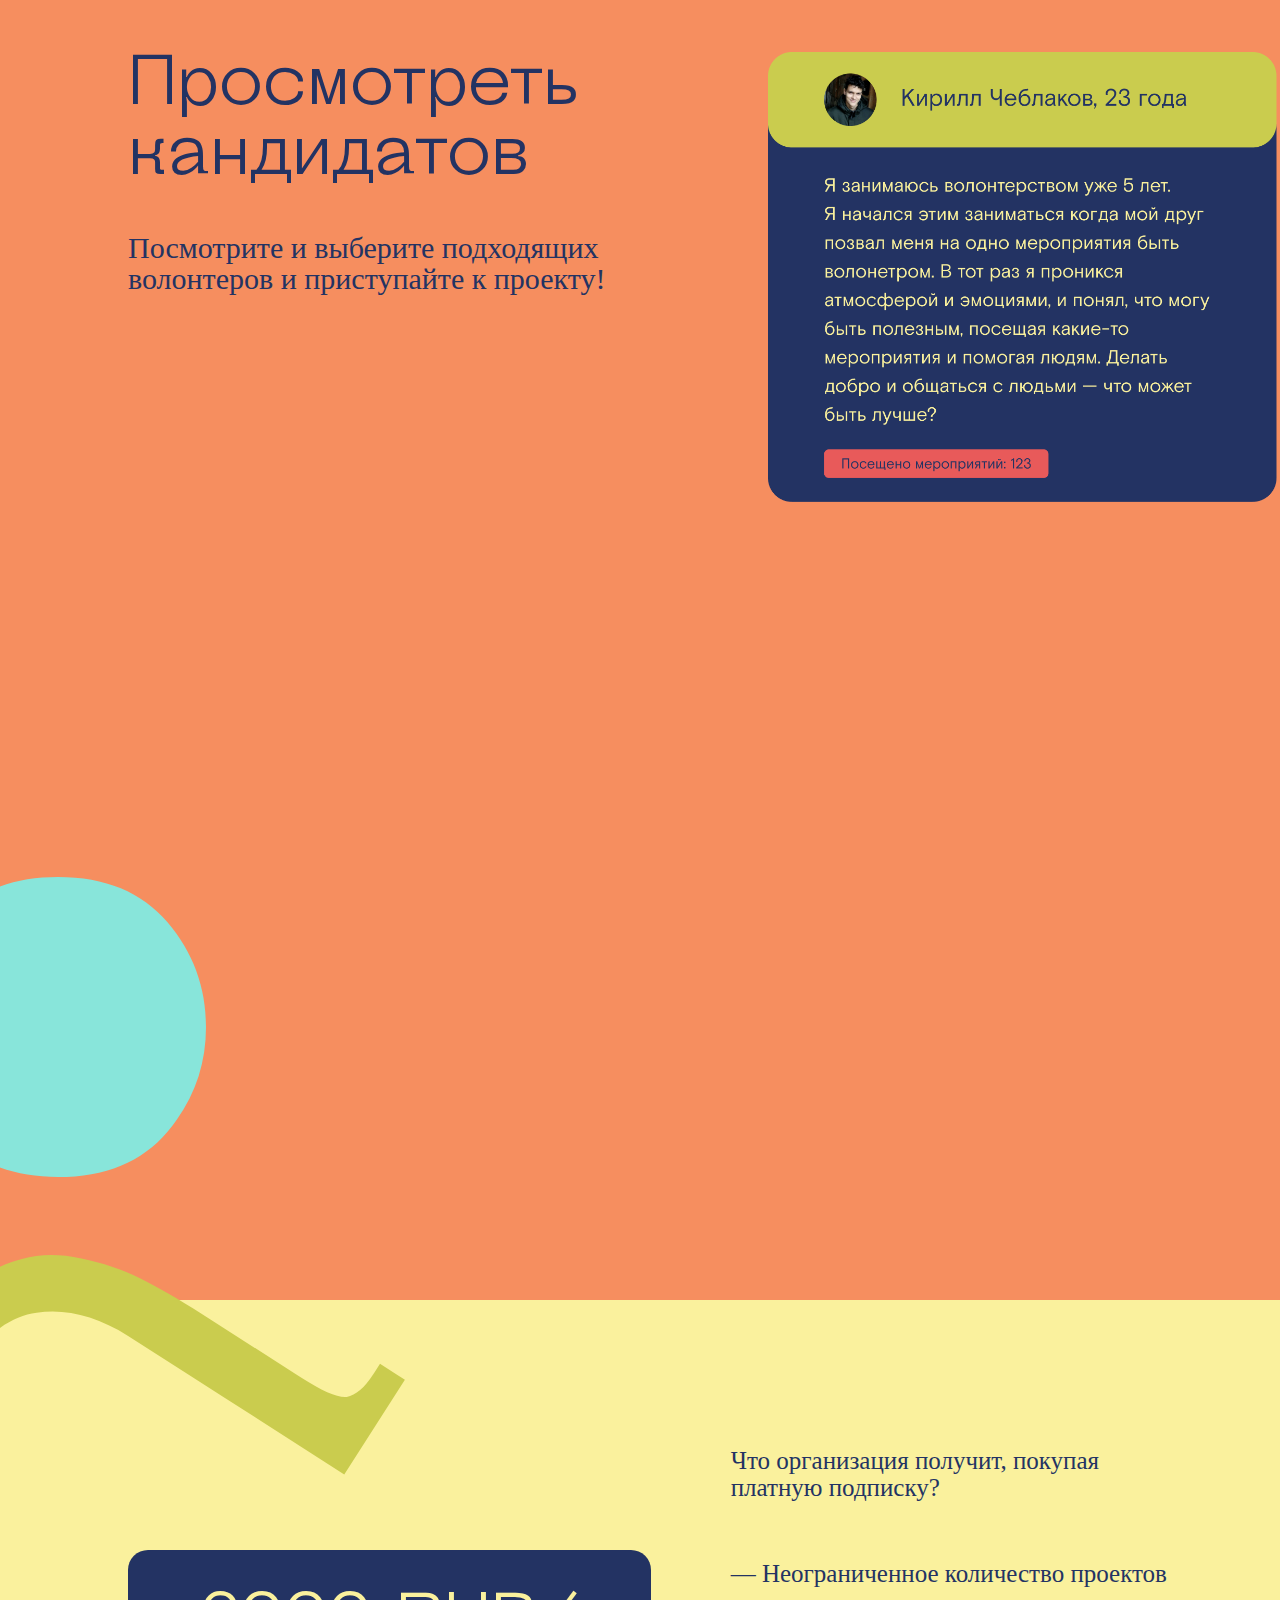
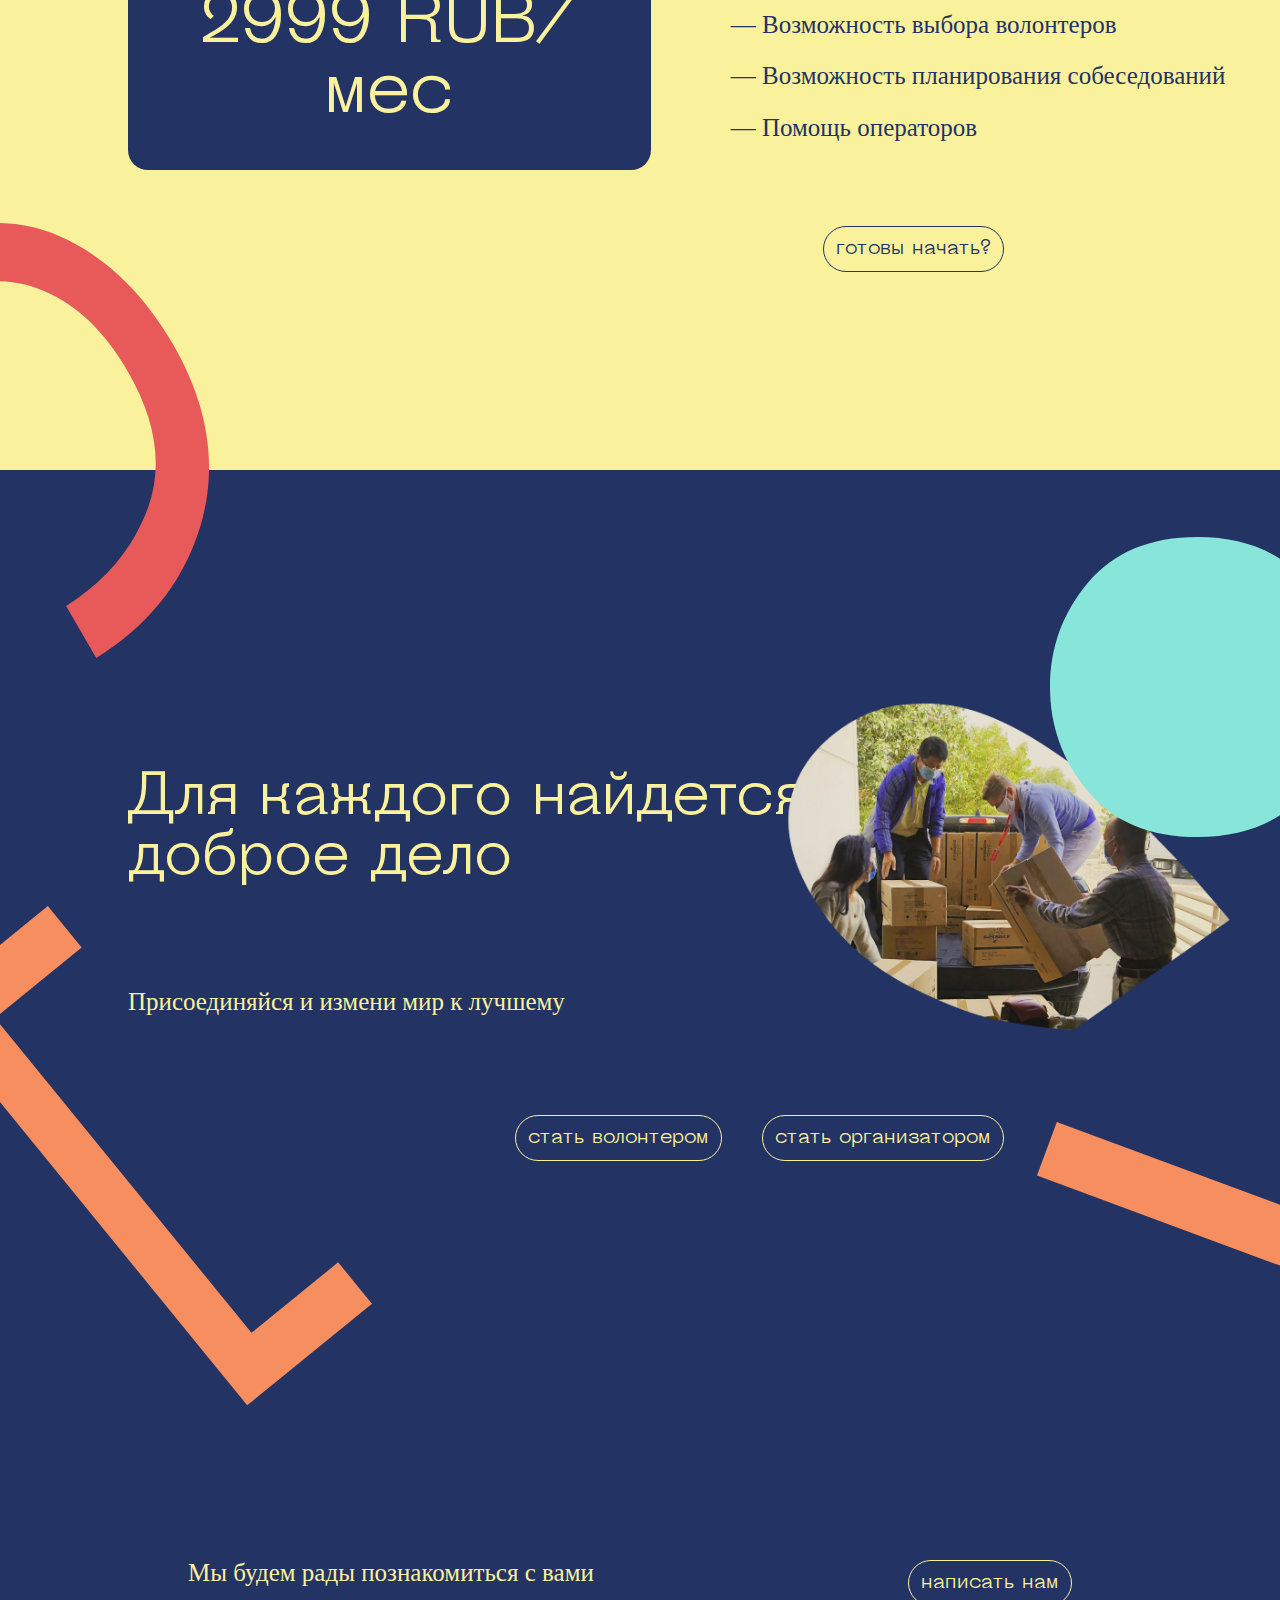
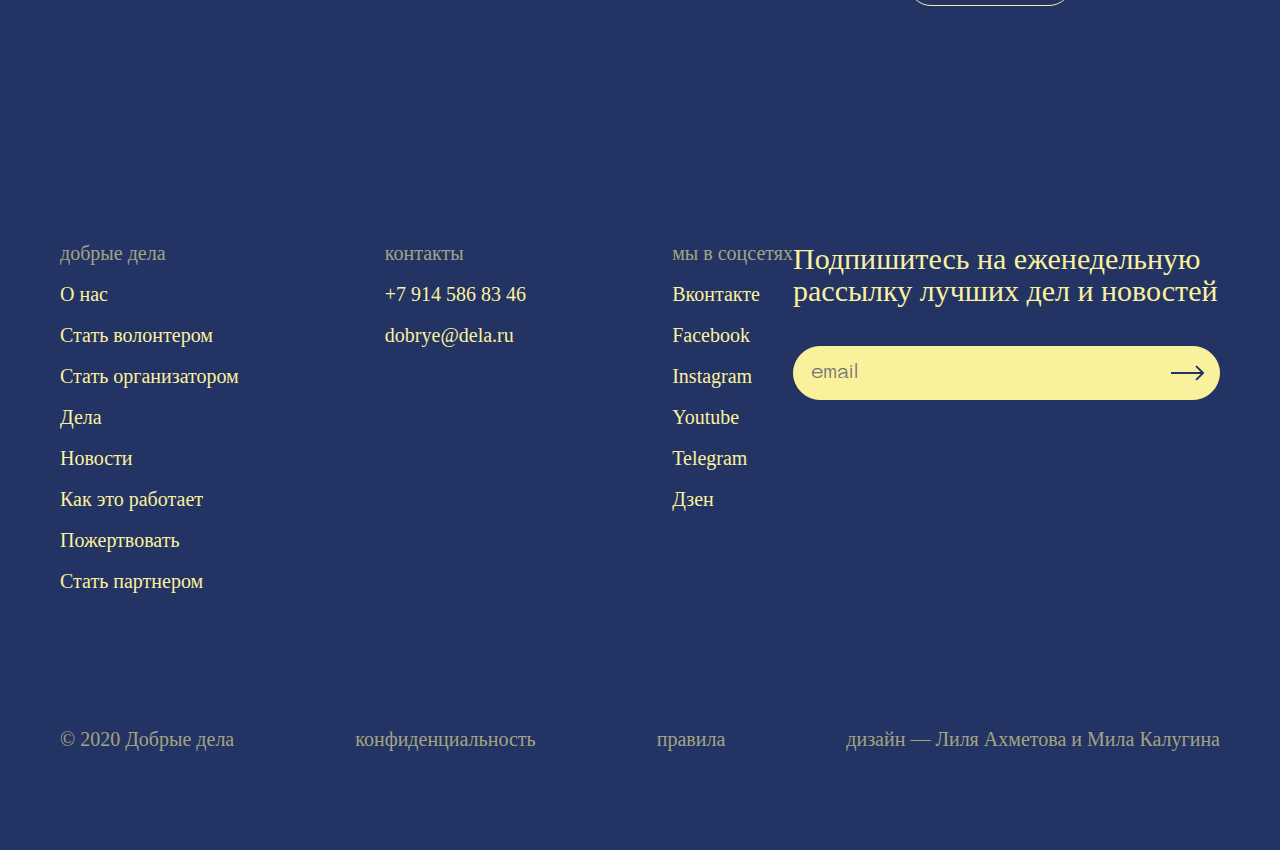
<file: for_organizers.html>
<!DOCTYPE html>
<html lang="ru" dir="ltr">
  <head>
    <meta name="viewport" content="width=device-width, initial-scale=1.0">
    <title>«Добрые дела»</title>
    <link rel="shortcut icon" href="images/light_logo.svg" type="image/png">
    <link rel="stylesheet" href="styles/reset.css">
    <link rel="stylesheet" href="styles/for_organizers.css">
  </head>
  <body>

  <div class="objects">
    <img src="images/objects/ob-1.png" alt="ob-1" class="ob">
    <img src="images/objects/ob-2.png" alt="ob-2" class="ob">
    <img src="images/objects/ob-3.svg" alt="голубой круг" class="ob">
    <img src="images/objects/ob-4.svg" alt="красный объект" class="ob">
    <img src="images/objects/ob-6.svg" alt="красный объект" class="ob">
    <img src="images/objects/ob-7.svg" alt="желтый объект" class="ob">
    <img src="images/objects/ob-3.svg" alt="голубой круг" class="ob">
    <img src="images/objects/ob-5.svg" alt="зеленый объект" class="ob">
    <img src="images/objects/ob-3.svg" alt="голубой круг" class="ob">
    <img src="images/objects/ob-10.png" alt="ob-10" class="ob">
    <img src="images/objects/ob-4.svg" alt="красный объект" class="ob">
    <img src="images/objects/ob-3.svg" alt="голубой круг" class="ob">
    <img src="images/objects/ob-9.svg" alt="оранжевый круг" class="ob">
    <img src="images/objects/ob-11.svg" alt="оранжевый объект" class="ob">
  </div>

  <div class="main">
    <div class="navbar">
      <p><a href="index.html"><img src="images/dark_logo.svg" alt="Светлый лого"></a></p>
      <div class="cta_button">
        <a href="">стать волонтером</a>
        <a href="for_organizers.html">стать организатором</a>
      </div>
    </div>
    <div class="features">
      <h1>Добрые дела&nbsp;&mdash; медиа-сервис, объединяющий волонтеров и&nbsp;волонтерские организации</h1>
    </div>
  </div>

  <div class="capabilities">
    <h1>Возможности организаций</h1>
    <p>Мы&nbsp;предоставляем свою площадку волонтерским организациям и&nbsp;даем возможность продвигать свою миссию, искать подходящих экспертов, которые поддержат ваши проекты. Нам доверяют уже тысячи организаций, в&nbsp;том числе:</p>
    <div class="we_logo_icn">
      <div class="">
        <img src="images/we_logo-1.svg" alt="">
        <img src="images/we_logo-2.svg" alt="">
        <img src="images/we_logo-3.svg" alt="">
      </div>
    </div>
  </div>

  <div class="what_to_do">
    <p>Что для этого нужно сделать?</p>
    <div class="registration">
      <div class="registration_about">
        <h1>Пройти регистрацию</h1>
        <p>Чтобы присоединиться нужно заполнить данные об&nbsp;организации, прикрепить необходимые документы и&nbsp;дождаться подтверждения регистрации. Сразу после можно начинать публикать проекты и&nbsp;искать единомышленников!</p>
      </div>
      <img src="images/registration_about.png" alt="">
    </div>
    <div class="publish">
      <img src="images/affairs.png" alt="">
      <div class="publish_about">
        <h1>Опубликовать проект</h1>
        <p>Используя настройки, опишите цель проекта, расскажите о&nbsp;задачах более подробно, чтобы скорее найти подходящих волонтеров.</p>
      </div>
    </div>
    <div class="candidates">
      <div class="candidates_about">
        <h1>Просмотреть кандидатов</h1>
        <p>Посмотрите и&nbsp;выберите подходящих волонтеров и&nbsp;приступайте к&nbsp;проекту!</p>
      </div>
      <img src="images/community_posts-2.png" alt="">
    </div>
  </div>

  <div class="membership">
    <div class="price">
      <h1>2999&nbsp;RUB/мес</h1>
    </div>
    <div class="what_get">
      <div class="what_get_about">
        <p>Что организация получит, покупая платную подписку?</p>
        <p>&mdash;&nbsp;Неограниченное количество проектов</p>
        <p>&mdash;&nbsp;Возможность выбора волонтеров</p>
        <p>&mdash;&nbsp;Возможность планирования собеседований</p>
        <p>— Помощь операторов</p>
      </div>
      <div class="ready_btn">
        <a href="">готовы начать?</a>
      </div>
    </div>
  </div>

  <div class="call_to_action">
    <h1>Для каждого найдется доброе дело</h1>
    <p>Присоединяйся и&nbsp;измени мир к&nbsp;лучшему</p>
    <div class="cta_button">
      <a href="#">стать волонтером</a>
      <a href="for_organizers.html">стать организатором</a>
    </div>
  </div>

  <footer>
    <div class="write_us">
      <p>Мы&nbsp;будем рады познакомиться с&nbsp;вами</p>
      <a href="#">написать нам</a>
    </div>

    <div class="main_links">
      <div class="navigation">
        <div class="service_navigation">
            <p>добрые дела</p>
            <a href="#">О&nbsp;нас</a>
            <a href="#">Стать волонтером</a>
            <a href="#">Стать организатором</a>
            <a href="#">Дела</a>
            <a href="#">Новости</a>
            <a href="#">Как это работает</a>
            <a href="#">Пожертвовать</a>
            <a href="#">Стать партнером</a>
        </div>
        <div class="navigation_contacts">
          <p>контакты</p>
          <a href="#">+7&nbsp;914&nbsp;586 83&nbsp;46</a>
          <a href="#">dobrye@dela.ru</a>
        </div>
        <div class="navigation_s_network">
          <p>мы в соцсетях</p>
          <a href="#">Вконтакте</a>
          <a href="#">Facebook</a>
          <a href="#">Instagram</a>
          <a href="#">Youtube</a>
          <a href="#">Telegram</a>
          <a href="#">Дзен</a>
        </div>
      </div>

      <div class="contact_form">
        <h3>Подпишитесь на&nbsp;еженедельную рассылку лучших дел и&nbsp;новостей</h3>
        <div class="contact_form_email">
          <p><input placeholder="email" type="email" name="subscriber[email]" id="subscriber_email"></p>
          <img src="images/arrow.svg" alt="">
        </div>
      </div>
    </div>

    <div class="footer_data">
      <p>© 2020 Добрые дела</p>
      <p>конфиденциальность</p>
      <p>правила</p>
      <p>дизайн&nbsp;&mdash; Лиля Ахметова и&nbsp;Мила Калугина</p>
    </div>
  </footer>

</body>
</file>
<file: styles/volunteer_land_page.css>
@font-face {
  font-family: 'Steinbeck';
  src: url('../fonts/SteinbeckRegular.ttf') format('truetype');
  font-style: normal;
  font-weight: normal;
}

@font-face {
  font-family: 'Steinbeck';
  src: url('../fonts/SteinbeckItalic.ttf') format('truetype');
  font-style: italic;
  font-weight: normal;
}

@font-face {
  font-family: 'BasisGrotesquePro';
  src: url('../fonts/BasisGrotesquePro-Regular.ttf') format('truetype');
  font-style: normal;
  font-weight: normal;
}

html {
  overflow-x: hidden !important;
}

body {
  overflow-x: hidden !important;
  min-width: 100vw;
  -webkit-font-smoothing: antialiased;
  -moz-osx-font-smoothing: grayscale;
}

h1 {
  font-family: 'Steinbeck';
  font-style: normal;
  font-weight: normal;
  font-size: 60px;
  line-height: 60px;
}

/* Изображения */
.objects {
  position: relative;
  box-sizing: border-box;
  height: 0;
}

.objects img {
  overflow-x: hidden !important;
}

.objects img:nth-child(1) {
  position: relative;
  height: 600px;
  left: 70vw;
  top: 15vh;
}

.objects img:nth-child(2) {
  position: absolute;
  height: 400px;
  left: 10vw;
  top: 75vh;
}

.objects img:nth-child(3) {
  position: absolute;
  height: 200px;
  left: 71vw;
  top: 15vh;
}

.objects img:nth-child(4) {
  position: absolute;
  height: 400px;
  left: 63vw;
  top: 53vh;
}

.objects img:nth-child(5) {
  position: absolute;
  height: 300px;
  left: 74.5vw;
  top: 85vh;
}

.objects img:nth-child(6) {
  position: absolute;
  height: 200px;
  left: -25vw;
  top: 213vh;
}

.objects img:nth-child(7) {
  position: absolute;
  height: 500px;
  left: 85vw;
  top: 340vh;
}

.objects img:nth-child(8) {
  position: absolute;
  height: 300px;
  left: 90vw;
  top: 385.8vh;
}

.objects img:nth-child(9) {
  position: absolute;
  height: 300px;
  left: -15vw;
  top: 460vh;
  transform: rotate(90deg);
}

.objects img:nth-child(10) {
  position: absolute;
  height: 500px;
  left: 85vw;
  top: 510vh;
  transform: rotate(90deg);
}

.objects img:nth-child(11) {
  position: absolute;
  height: 400px;
  left: -8vw;
  top: 580vh;
  transform: rotate(40deg);
}

.objects img:nth-child(12) {
  position: absolute;
  height: 200px;
  left: 78vw;
  top: 770vh;
  transform: rotate(40deg);
}

.objects img:nth-child(13) {
  position: absolute;
  height: 300px;
  left: -8vw;
  top: 1046vh;
  transform: rotate(5deg);
}

.objects img:nth-child(14) {
  position: absolute;
  height: 500px;
  left: 85vw;
  top: 1046vh;
  transform: rotate(80deg);
}

.objects img:nth-child(15) {
  position: absolute;
  height: 300px;
  left: -12vw;
  top: 1200vh;
  transform: rotate(80deg);
}

.objects img:nth-child(16) {
  position: absolute;
  height: 200px;
  left: 80vw;
  top: 1200vh;
  transform: rotate(10deg);
}

.objects img:nth-child(17) {
  position: absolute;
  height: 500px;
  left: 60vw;
  top: 1267vh;
  transform: rotate(10deg);
}

.objects img:nth-child(18) {
  position: absolute;
  height: 500px;
  left: 77vw;
  top: 1247vh;
  transform: rotate(10deg);
}

.objects img:nth-child(19) {
  position: absolute;
  height: 300px;
  left: 91vw;
  top: 1346vh;
  transform: rotate(10deg);
}

.objects img:nth-child(20) {
  position: absolute;
  height: 250px;
  left: 80vw;
  top: 1316vh;
  transform: rotate(10deg);
}

.objects img:nth-child(21) {
  position: absolute;
  height: 500px;
  left: -10vw;
  top: 1293vh;
  transform: rotate(10deg);
}

/* 1 блок */
.main {
  padding: 0px, 60px;
  background-color: #233363;
  height: 100vh;
  display: flex;
  flex-direction: column;
}

.navbar {
  padding: 60px 50px 0px 60px;
  display: flex;
  flex-direction: row;
  justify-content: space-between;
}

.navbar p a img {
  height: 70px;
}

.navbar .cta_button {
  display: flex;
  flex-direction: row;
  align-items: flex-start;
}

.navbar .cta_button a {
  font-family: Steinbeck;
  font-style: normal;
  font-weight: normal;
  text-decoration: none;
  font-size: 20px;
  line-height: 20px;
  padding: 12px;
  border: 1px solid #FAF19D;
  border-radius: 40px;
  color: #FAF19D;
  margin: 0px 20px;
}

.main .features {
  display: flex;
  margin-left: 10vw;
  height: 80vh;
}

.main .features h1 {
  color: #FAF19D;
  width: 973px;
  align-self: center;
}

/* Про сервис */
.first_service {
  padding: 0px, 60px;
  background-color: #FAF19D;
  height: 120vh;
  display: flex;
  flex-direction: column;
  justify-content: center;
}

.first_service .about_categories {
  display: flex;
  margin-left: 10vw;
  margin-bottom: 100px;
}

.first_service .about_categories h1 {
  color: #233363;
  width: 973px;
  align-self: center;
}

.first_service .categories {
  display: flex;
  flex-direction: row;
  justify-content: center;
  align-items: center;
  flex-wrap: wrap;
  margin: 0px 60px;
  margin-bottom: 60px;
}

.first_service .categories h3 {
  flex-grow: 6;
  font-family: 'Steinbeck';
  font-style: normal;
  font-weight: normal;
  font-size: 30px;
  line-height: 30px;
  color: #233363;
  text-align: center;
  padding: 40px;
  margin: 10px;
}

.first_service .categories .category_green {
  background: #CACC4E;
  border-radius: 40px;
}

.first_service .categories .category_red {
  background: #E85A5A;
  border-radius: 40px;
}

.first_service .categories .category_blue {
  background: #88E5DA;
  border-radius: 40px;
}

.first_service .categories .category_orange {
  background: #F68E5F;
  border-radius: 40px;
}

/* Свобода волонтерства */
.freedom_volunteer {
  padding: 0px, 60px;
  height: 200vh;
  display: flex;
  flex-direction: column;
  background: #233363;
}

.limits–volunteering{
  margin-bottom: 250px;
}

.limits–volunteering_about {
  margin-top: 200px;
}

.choice_about {
  margin-bottom: 200px;
}

.limits–volunteering_about, .choice_about {
  display: flex;
  margin-bottom: 100px;
}

.limits–volunteering_about h1 {
  color: #FAF19D;
  width: 973px;
  margin-left: 10vw;
}

.limits–volunteering .affairs img {
  height: 450px;
  margin-left: 10vw;
}

/* Возможности */
.choice .choice_about h1 {
  color: #FAF19D;
  width: 973px;
  margin-left: 10vw;
}

.choice .timeline {
  display: flex;
  margin-left: 10vw;
  margin-bottom: 40px;
}

.choice .start_button {
  display: flex;
  flex-direction: row;
  align-items: flex-start;
  justify-content: flex-end;
  padding-right: 20vw;
}

.choice .start_button a {
  font-family: 'Steinbeck';
  font-style: normal;
  font-weight: normal;
  text-decoration: none;
  font-size: 20px;
  line-height: 20px;
  padding: 12px;
  border: 1px solid #FAF19D;
  border-radius: 40px;
  color: #FAF19D;
  margin: 0px 20px;
}

.about_possibilities {
  height: 110vh;
  background: #F68E5F;
  display: flex;
  flex-direction: column;
  justify-content: space-around;
}

.about_possibilities .options {
  display: flex;
  flex-direction: row;
  flex-wrap: wrap;
  justify-content: space-around;
  margin: 0px 200px;
}

.about_possibilities .options .dating {
  background: url('../images/options-1.png');
  background-repeat: no-repeat;
  background-position: center;
  background-clip: border-box;
  background-size: auto;
  background-origin: border-box;
}

.about_possibilities .options h4 {
  font-family: 'Basis Grotesque Pro';
  font-style: normal;
  font-weight: normal;
  font-size: 25px;
  /* vertical-align: middle; */
  line-height: 105%;
  text-align: center;
  align-items: center;
  color: #233363;
  padding: 100px;
  justify-content: center;
}

.about_possibilities .options div {
  display: flex;
  justify-content: center;
  align-items:center;
  background-origin: content-box;
  background-size: cover;
}

.about_possibilities .options div:nth-child(1) {
  background-image: url('../images/options-1.png');
  background-repeat: no-repeat;
  background-position: center;
  width: 400px;
  height: 385px;
}

.about_possibilities .options div:nth-child(2) {
  background-image: url('../images/options-2.png');
  background-repeat: no-repeat;
  background-position: center;
  width: 400px;
  height: 385px;
}

.about_possibilities .options div:nth-child(3) {
  background-image: url('../images/options-3.png');
  background-repeat: no-repeat;
  background-position: center;
  width: 400px;
  height: 385px;
}

.about_possibilities .options div:nth-child(4) {
  background-image: url('../images/options-4.png');
  background-repeat: no-repeat;
  background-position: center;
  width: 400px;
  height: 385px;
}

.about_possibilities .options div:nth-child(5) {
  background-image: url('../images/options-5.png');
  background-repeat: no-repeat;
  background-position: center;
  width: 400px;
  height: 385px;
}

.about_possibilities .options div:nth-child(6) {
  background-image: url('../images/options-6.png');
  background-repeat: no-repeat;
  background-position: center;
  width: 400px;
  height: 385px;
}

.personal_account {
  background: #233363;
  height: 85vh;
  display: flex;
  flex-direction: column;
  justify-content: center;
}

.personal_account .account_info h1 {
  color: #FAF19D;
  width: 900px;
  margin-left: 10vw;
  margin-bottom: 100px;
}

/* Кабинет волонтера */
.account_objects {
  display: flex;
  flex-direction: row;
  margin-left: 152px;
  margin-right: 20vw;
  flex-wrap: wrap;
  margin-bottom: 70px;
}

.account_objects .account_subscription, .account_objects .account_favorites, .account_objects .account_categories  {
  display: flex;
  flex-direction: row;
  justify-content: space-around;
  align-items: center;
  flex-wrap: wrap;
  background: #FAF19D;
  border-radius: 40px;
  padding: 10px 15px;
  margin: 20px;
  flex-grow: 6;
  height: 60px;
}

.account_objects p {
  font-family: 'Basis Grotesque Pro';
  font-style: normal;
  font-weight: normal;
  font-size: 20px;
  line-height: 24px;
  color: #233363;
  text-decoration: none;
}

.account_objects .account_subscribe {
  display: flex;
  flex-direction: row;
  align-items: flex-start;
  padding: 12px;
}

.account_objects .account_subscribe a {
  font-family: 'Steinbeck';
  font-style: normal;
  font-weight: normal;
  text-decoration: none;
  font-size: 15px;
  line-height: 15px;
  padding: 12px;
  border: 1px solid #233363;
  border-radius: 40px;
  color: #233363;
}

.personal_account .join_button {
  display: flex;
  flex-direction: row;
  align-items: flex-start;
  justify-content: flex-end;
  padding-right: 20vw;
}

.personal_account .join_button a {
  font-family: 'Steinbeck';
  font-style: normal;
  font-weight: normal;
  text-decoration: none;
  font-size: 20px;
  line-height: 20px;
  padding: 12px;
  border: 1px solid #FAF19D;
  border-radius: 40px;
  color: #FAF19D;
  margin: 0px 20px;
}

/* Безопасность */
.security {
  background: #CACC4E;
  height: 130vh;
  display: flex;
  flex-direction: column;
  justify-content: center;
}

.security .security_about {
  margin-top: 170px;
}

.security .security_about h1 {
  color: #233363;
  width: 973px;
  margin-left: 10vw;
  margin-bottom: 50px;
}

.security .security_about p {
  color: #233363;
  font-family: 'Basis Grotesque Pro';
  font-style: normal;
  font-weight: normal;
  margin-left: 10vw;
  margin-bottom: 100px;
  width: 700px;
  font-size: 25px;
  line-height: 105%;
}
.security .security_posts {
  margin-bottom: 150px;
}

.security .security_posts img {
  height: 450px;
  margin-left: 10vw;
}

/* Партнертсво */
.partnership {
  background: #233363;
  height: 240vh;
  display: flex;
  flex-direction: column;
  justify-content: space-around;
  padding-top: 200px;
  padding-bottom: 200px;
}

.partnership .partnership_about {
  margin-left: 10vw;
  margin-bottom: 140px;
  padding-top: 200px;
}

.partnership .partnership_about h1 {
  font-family: 'Steinbeck';
  font-style: normal;
  font-weight: normal;
  font-size: 70px;
  line-height: 70px;
  color: #FAF19D;
  width: 60vw;
  margin-bottom: 40px;
}

.partnership .partnership_about p {
  font-family: Basis Grotesque Pro;
  font-style: normal;
  font-weight: normal;
  font-size: 25px;
  line-height: 105%;
  color: #FAF19D;
  width: 50vw;
}

.partnership .partnership_statistics {
  display: flex;
  flex-direction: column;
  margin-left: 10vw;
  margin-bottom: 140px;
}

.partnership .partnership_statistics h1 {
  font-family: 'Steinbeck';
  font-style: normal;
  font-weight: normal;
  font-size: 70px;
  line-height: 70px;
  color: #FAF19D;
  width: 20vw;
  margin-bottom: 10px;
}

.statistics_vol, .statistics_org, .statistics_affairs, .statistics_money, .statistics_activities {
  display: flex;
  flex-direction: row;
  flex-wrap: wrap;
  margin-bottom: 100px;
  align-items: center;
}

.statistics_vol h3, .statistics_org h3, .statistics_affairs h3, .statistics_money h3, .statistics_activities h3 {
  font-family: 'Steinbeck';
  font-style: normal;
  font-weight: normal;
  padding-right: 20vw;
  font-size: 30px;
  line-height: 30px;
  width: 50vw;
  padding: 20px;
  display: flex;
  align-items: center;
  color: #233363;
  height: 100px;
  background: #FAF19D;
  border-radius: 40px;
}

.statistics_vol_n, .statistics_org_n, .statistics_affairs_n, .statistics_money_n, .statistics_activities_n {
  display: flex;
  flex-direction: column;
}

.statistics_vol_n h1, .statistics_org_n h1, .statistics_affairs_n h1, .statistics_money_n h1 , .statistics_activities_n h1 {
  font-family: 'Steinbeck';
  font-style: normal;
  font-weight: normal;
  font-size: 70px;
  line-height: 70px;
  color: #FAF19D;
}

.statistics_vol_n p, .statistics_org_n p, .statistics_affairs_n p, .statistics_money_n p , .statistics_activities_n p {
  font-family: 'Basis Grotesque Pro';
  font-style: normal;
  font-weight: normal;
  font-size: 30px;
  line-height: 105%;
  color: #FAF19D;
}

.partnership .support {
  margin-bottom: 200px;
}

.partnership .support h1 {
  font-family: 'Steinbeck';
  font-style: normal;
  font-weight: normal;
  font-size: 70px;
  line-height: 70px;
  color: #FAF19D;
  width: 70vw;
  margin-left: 10vw;
  margin-bottom: 70px;
}

.partnership .support .partner_logo_icn {
  display: flex;
  flex-direction: row;
  flex-wrap: wrap;
  justify-content: center;
  height: 10vh;
}

.partnership .support .partner_logo_icn div img {
  padding-left: 40px;
  vertical-align: middle;
}

/* Комьюнити */
.community {
  background: #FAF19D;
  height: 120vh;
  display: flex;
  flex-direction: column;
  justify-content: center;
  padding-top: 170px;
}

.community .community_about h1 {
  color: #233363;
  width: 973px;
  margin-left: 10vw;
  margin-bottom: 50px;
}

.community .community_about p {
  color: #233363;
  font-family: 'Basis Grotesque Pro';
  font-style: normal;
  font-weight: normal;
  margin-left: 10vw;
  margin-bottom: 100px;
  width: 700px;
  font-size: 25px;
  line-height: 105%;
}

.community .community_posts img {
  height: 450px;
  margin-left: 10vw;
  margin-bottom: 150px;
}

/* Об органиазциях */
.about_org {
  background: #CACC4E;
  height: 60vh;
  display: flex;
  flex-direction: column;
  justify-content: center;
}

.about_org h1 {
  margin-left: 10vw;
  padding-right: 20vw;
  margin-bottom: 100px;
  color: #233363;
}

.about_org .read_about_button {
  display: flex;
  flex-direction: row;
  align-items: flex-start;
  justify-content: flex-end;
  padding-right: 20vw;
}

.about_org .read_about_button a {
  font-family: 'Steinbeck';
  font-style: normal;
  font-weight: normal;
  text-decoration: none;
  font-size: 20px;
  line-height: 20px;
  padding: 12px;
  border: 1px solid #233363;
  border-radius: 40px;
  color: #233363;
  margin: 0px 20px;
}

/* CTA */
.call_to_action {
  background: #233363;
  height: 110vh;
  display: flex;
  flex-direction: column;
  justify-content: center;
}

.call_to_action h1 {
  color: #FAF19D;
  margin-left: 10vw;
  margin-bottom: 100px;
  width: 700px;
}

.call_to_action p {
  color: #FAF19D;
  font-family: 'Basis Grotesque Pro';
  font-style: normal;
  font-weight: normal;
  margin-left: 10vw;
  margin-bottom: 100px;
  width: 700px;
  font-size: 25px;
  line-height: 105%;
}

.call_to_action .cta_button {
  display: flex;
  flex-direction: row;
  align-items: flex-start;
  justify-content: flex-end;
  padding-right: 20vw;
}

.call_to_action .cta_button a {
  font-family: 'Steinbeck';
  font-style: normal;
  font-weight: normal;
  text-decoration: none;
  font-size: 20px;
  line-height: 20px;
  padding: 12px;
  border: 1px solid #FAF19D;
  border-radius: 40px;
  color: #FAF19D;
  margin: 0px 20px;
}

/* Футер */
footer {
  background: #233363;
  height: 95vh;
  padding: 0px 60px;
  display: flex;
  flex-direction: column;
  justify-content: space-between;
}

footer .write_us {
  margin-top: 100px;
  display: flex;
  flex-direction: row;
  align-items: flex-start;
  justify-content: center;
  margin-bottom: 100px;
}

footer .write_us p {
  color: #FAF19D;
  font-family: 'Basis Grotesque Pro';
  font-style: normal;
  font-weight: normal;
  width: 700px;
  font-size: 25px;
  line-height: 105%;
}

footer .write_us a {
  font-family: 'Steinbeck';
  font-style: normal;
  font-weight: normal;
  text-decoration: none;
  font-size: 20px;
  line-height: 20px;
  padding: 12px;
  border: 1px solid #FAF19D;
  border-radius: 40px;
  color: #FAF19D;
  margin: 0px 20px;
}

footer .main_links {
  display: flex;
  flex-direction: row;
  justify-content: space-between;
}

footer .main_links .navigation {
  display: flex;
  flex-direction: row;
  justify-content: space-between;
  width: 60vw;
}
footer .main_links .navigation .service_navigation, footer .main_links .navigation .navigation_contacts, footer .main_links .navigation .navigation_s_network {
  display: flex;
  flex-direction: column;
}

footer .main_links .navigation p {
  font-family: 'Basis Grotesque Pro';
  font-style: normal;
  font-weight: normal;
  font-size: 20px;
  line-height: 105%;
  color: rgba(250, 241, 157, 0.6);
}

footer .main_links .navigation a {
  padding-top: 20px;
  font-family: 'Basis Grotesque Pro';
  font-style: normal;
  font-weight: normal;
  font-size: 20px;
  line-height: 105%;
  color: #FAF19D;
  text-decoration: none;
}

footer .main_links .contact_form {
  display: flex;
  flex-direction: column;
}

footer .main_links .contact_form h3 {
  font-family: 'Basis Grotesque Pro';
  width: 427px;
  font-style: normal;
  font-weight: normal;
  font-size: 30px;
  line-height: 105%;
  color: #FAF19D;
  margin-bottom: 40px;
}

footer .main_links .contact_form .contact_form_email {
  display: flex;
  flex-direction: row;
  justify-content: space-between;
  padding: 15px;
  background: #FAF19D;
  border: 1px solid #FAF19D;
  border-radius: 40px;
}

footer .main_links .contact_form .contact_form_email p input {
  background: #FAF19D;
  font-family: Steinbeck;
  font-style: normal;
  font-weight: normal;
  font-size: 20px;
  line-height: 20px;
  color: rgba(35, 51, 99, 0.5);
  border: none;
}

footer .main_links .contact_form .contact_form_email p #subscriber_email:focus {
  outline: none;
}

footer .footer_data {
  display: flex;
  flex-direction: row;
  justify-content: space-between;
  margin-bottom: 100px;
}

footer .footer_data p {
  font-family: 'Basis Grotesque Pro';
  font-style: normal;
  font-weight: normal;
  font-size: 20px;
  line-height: 105%;
  color: rgba(250, 241, 157, 0.6);
}

.ob:hover, .first_service .categories h3:hover {
  -webkit-animation: swing 0.6s ease;
  animation: swing 0.6s ease;
   -webkit-animation-iteration-count: 1;
   animation-iteration-count: 1;
}

@-webkit-keyframes swing {
  15% {
    -webkit-transform: translateX(9px);
    transform: translateX(9px);
  }
  30% {
    -webkit-transform: translateX(-9px);
    transform: translateX(-9px);
  }
  40% {
    -webkit-transform: translateX(6px);
    transform: translateX(6px);
  }
  50% {
    -webkit-transform: translateX(-6px);
    transform: translateX(-6px);
  }
  65% {
    -webkit-transform: translateX(3px);
    transform: translateX(3px);
}

}



@media (max-width: 1450px) {

  .objects img:nth-child(1) {
    height: 500px;
    left: 77vw;
  }

  .objects img:nth-child(3) {
    left: 73vw;
    top: 19vh;
  }

  .objects img:nth-child(4) {
    height: 350px;
    left: 70vw;
    top: 53vh;
  }

  .objects img:nth-child(5) {
    height: 250px;
    left: 82.5vw;
  }

  .objects img:nth-child(6) {
    height: 200px;
    left: -25vw;
    top: 260vh;
  }

  .objects img:nth-child(7) {
    height: 350px;
    left: 85vw;
    top: 298vh;
  }

  .objects img:nth-child(8) {
    left: 86vw;
    top: 439.8vh;
  }

  .objects img:nth-child(9) {
    top: 531vh;
  }

  .objects img:nth-child(11) {
    top: 783vh;
  }
  .objects img:nth-child(13) {
    top: 1310vh;
  }

  .objects img:nth-child(14) {
    top: 971vh;
  }

  .objects img:nth-child(15) {
    top: 1471vh;
  }

  .objects img:nth-child(15) {
    top: 1559vh;
  }

  .objects img:nth-child(16) {
    opacity: 0;
  }

  .objects img:nth-child(17) {
    top: 1559vh;
  }

  .objects img:nth-child(18) {
    top: 1528vh;
  }

  .objects img:nth-child(19) {
    top: 1629vh;
  }

  .objects img:nth-child(21) {
    top: 1601vh;
  }

  .first_service {
    height: 180vh;
  }

  .freedom_volunteer {
    height: 270vh;
  }

  .about_possibilities {
    height: 160vh;
  }

  .about_possibilities .options div {
    margin-bottom: -10px;
  }

  .about_possibilities .options {
    margin: 0px 100px;
  }

  .personal_account {
    height: 100vh;
  }

  .security {
    height: 155vh;
  }

  .partnership {
    height: 300vh;
  }

  .community {
    height: 150vh;
  }

  footer {
    height: 110vh;
  }

}

@media (max-width: 768px) {
  h1 {
    font-family: 'Steinbeck';
    font-style: normal;
    font-weight: normal;
    font-size: 40px;
    line-height: 40px;
  }

  .objects img:nth-child(5) {
    opacity: 0;
  }

  .objects img:nth-child(4) {
    left: 59.5vw;
  }

  .objects img:nth-child(6) {
    height: 160px;
    top: 231vh;
  }

  .objects img:nth-child(7) {
    height: 300px;
  }

  .objects img:nth-child(9) {
    opacity: 0;
  }

  .objects img:nth-child(11) {
    height: 300px;
    top: 602vh;
  }

  .objects img:nth-child(13) {
    opacity: 0;
  }

  .objects img:nth-child(15) {
    top: 1138vh;
  }

  .objects img:nth-child(14) {
    left: 60vw;
    top: 1074vh;
    transform: rotate(98deg);
  }

  .objects img:nth-child(17) {
    left: -16vw;
    top: 1199vh;
  }

  .objects img:nth-child(19) {
    height: 200px;
    left: 79vw;
    top: 1228vh;
  }

  .objects img:nth-child(21) {
    height: 300px;
    left: -10vw;
    top: 1239vh;
    transform: rotate(90deg);
  }
  .objects img:nth-child(18) {
    opacity: 0;
  }

  .objects img:nth-child(20) {
    opacity: 0;
  }

  .first_service {
    padding-top: 100px;
    height: 130vh;
  }

  .main .features h1 {
    width: 500px;
  }

  .limits–volunteering_about h1 {
    width: 600px;
  }

  .first_service .categories h3 {
    font-size: 25px;
    line-height: 25px;
  }

  .freedom_volunteer {
    height: 180vh;
  }

  .about_possibilities .options {
    margin: 0px 50px;
  }

  .about_possibilities .options div:nth-child(1), .about_possibilities .options div:nth-child(2), .about_possibilities .options div:nth-child(3), .about_possibilities .options div:nth-child(4), .about_possibilities .options div:nth-child(5), .about_possibilities .options div:nth-child(6) {
    height: 288px;
    width: 300px;
  }

  .personal_account .account_info h1 {
    width: 600px;
  }

  .account_objects {
    margin-left: 10vw;
  }

  .partnership {
    height: 200vh;
  }

  .partnership .partnership_about h1, .partnership .support h1 {
    font-size: 30px;
    line-height: 30px;
  }

  .partnership .partnership_statistics h1 {
    font-size: 40px;
    line-height: 40px;
  }

  .statistics_vol h3, .statistics_org h3, .statistics_affairs h3, .statistics_money h3, .statistics_activities h3 {
    font-size: 25px;
    line-height: 25px;
  }

  .statistics_vol_n p, .statistics_org_n p, .statistics_affairs_n p, .statistics_money_n p, .statistics_activities_n p {
    font-size: 25px;
    line-height: 25px;
  }

  .statistics_vol_n, .statistics_org_n, .statistics_affairs_n, .statistics_money_n, .statistics_activities_n {
    margin-right: 40px;
  }

  .partnership .support .partner_logo_icn {
    width: 90vw;
  }

  .community{
    height: 100vh;
  }

  .community .community_about h1 {
    width: 600px;
  }

  .community .community_about p {
    width: 600px;
  }

  .about_org {
    height: 50vh;
  }

  .call_to_action {
    height: 100vh;
  }

  .call_to_action h1 {
    width: 500px;
  }

  .call_to_action .cta_button {
    flex-direction: column;
    justify-content: flex-end;
  }

  .call_to_action .cta_button a {
    margin-bottom: 20px;
    align-self: flex-end;
  }

  footer {
    height: 105vh;
  }

  footer .main_links .navigation {
    width: 80vw;
  }

  footer .write_us {
    flex-direction: column;
    padding-right: 20vw;
  }

  footer .write_us p {
    margin-bottom: 30px;
  }

  footer .write_us a {
    align-self: flex-end;
    margin: 0px;
  }

  footer .main_links {
    flex-direction: column;
  }

  footer .main_links .navigation {
    margin-top: 40px;
    margin-bottom: 40px;
  }

  footer .footer_data {
    flex-direction: column;
    margin-top: 20px;
  }

  footer .footer_data p {
    padding-bottom: 10px;
  }
}

@media (max-width: 380px) {

  .objects {
    display: none;
  }

  .navbar {
    padding: 30px 20px 0px 30px;
  }

  .navbar p a img {
    height: 40px;
  }

  .navbar .cta_button {
    display: none;
  }

  h1 {
    font-size: 30px;
    line-height: 30px;
  }

  p {
    font-size: 20px;
    line-height: 105%;
  }

  .first_service {
    height: 130vh;
    padding-bottom: 50px;
  }

  .first_service .about_categories h1, .choice .choice_about h1, .limits–volunteering_about h1, .personal_account .account_info h1, .security .security_about p, .community .community_about h1, .community .community_about p, .call_to_action p, .call_to_action h1, footer .write_us p {
    width: 80vw;
  }

  .first_service .categories {
    margin: 0px 30px;
  }

  .first_service .categories h3 {
    font-size: 20px;
    line-height: 20px;
    padding: 10px;
    margin: 5px;
  }

  .freedom_volunteer {
    height: 220vh;
  }

  .limits–volunteering_about {
    margin-top: 100px;
  }

  .choice .timeline img {
    width: 80vw;
  }

  .limits–volunteering .affairs img {
    height: 300px;
  }

  .about_possibilities {
    height: 280vh;
  }

  .personal_account {
    height: 130vh;
  }
  .account_objects p {
    font-size: 16px;
  }

  .account_objects {
    margin-right: 10vw;
  }

  .account_objects .account_subscription, .account_objects .account_favorites, .account_objects .account_categories {
    height: auto;
  }

  .security {
    height: 160vh;
  }

  .security .security_posts img, .community .community_posts img {
    height: 300px;
  }

  .partnership {
    height: 390vh;
  }

  .statistics_vol, .statistics_org, .statistics_affairs, .statistics_money, .statistics_activities {
    margin-bottom: 20px;
  }

  .statistics_vol_n, .statistics_org_n, .statistics_affairs_n, .statistics_money_n, .statistics_activities_n {
    margin-bottom: 10px;
    width: 50vw;
  }

  .statistics_vol h3, .statistics_org h3, .statistics_affairs h3, .statistics_money h3, .statistics_activities h3,  {
    font-size: 18px;
    line-height: 18px;
    height: 40px;
    width: 60vw;
  }

  .partnership .support h1 {
    margin-bottom: 0px;
  }

  .partnership .partnership_statistics, .partnership .partnership_about {
    margin-bottom: 40px;
  }

  .partnership .support .partner_logo_icn div img {
    height: 100px;
  }

  .community {
    height: 137vh;
  }

  a, .about_org .read_about_button a, .personal_account .join_button a, .choice .start_button a, .call_to_action .cta_button a, footer .write_us a {
    font-size: 15px;
    line-height: 15px;
  }

  .about_org h1 {
    margin-bottom: 40px;
  }

  footer {
    height: 300vh;
  }

  footer .main_links .navigation {
    flex-direction: column;
  }

  footer .main_links .navigation div {
    margin-bottom: 30px;
  }
  footer .main_links .contact_form .contact_form_email p input {
    font-size: 15px;
  }

}
</file>
<file: styles/for_organizers.css>
@font-face {
  font-family: 'Steinbeck';
  src: url('../fonts/SteinbeckRegular.ttf') format('truetype');
  font-style: normal;
  font-weight: normal;
}

@font-face {
  font-family: 'Steinbeck';
  src: url('../fonts/SteinbeckItalic.ttf') format('truetype');
  font-style: italic;
  font-weight: normal;
}

@font-face {
  font-family: 'BasisGrotesquePro';
  src: url('../fonts/BasisGrotesquePro-Regular.ttf') format('truetype');
  font-style: normal;
  font-weight: normal;
}

html {
  overflow-x: hidden !important;
}

body {
  overflow-x: hidden !important;
  min-width: 100vw;
  -webkit-font-smoothing: antialiased;
  -moz-osx-font-smoothing: grayscale;
}

h1 {
  font-family: 'Steinbeck';
  font-style: normal;
  font-weight: normal;
  font-size: 60px;
  line-height: 60px;
}

.objects {
  position: relative;
  box-sizing: border-box;
  height: 0 !important;
}

.objects img {
  overflow-x: hidden !important;
}

.objects img:nth-child(1) {
  position: relative;
  height: 600px;
  left: 70vw;
  top: 15vh;
}

.objects img:nth-child(2) {
  position: absolute;
  height: 400px;
  left: 10vw;
  top: 75vh;
}

.objects img:nth-child(3) {
  position: absolute;
  height: 200px;
  left: 71vw;
  top: 15vh;
}

.objects img:nth-child(4) {
  position: absolute;
  height: 400px;
  left: 63vw;
  top: 53vh;
}

.objects img:nth-child(5) {
  position: absolute;
  height: 150px;
  left: 70vw;
  top: 140vh;
}

.objects img:nth-child(6) {
  position: absolute;
  height: 400px;
  left: -11vw;
  top: 83vh;
}

.objects img:nth-child(7) {
  position: absolute;
  height: 300px;
  left: -7vw;
  top: 158vh;
}

.objects img:nth-child(8) {
  position: absolute;
  height: 400px;
  left: -10vw;
  top: 382vh;
}

.objects img:nth-child(9) {
  position: absolute;
  height: 300px;
  left: 86vw;
  top: 418vh;
}

.objects img:nth-child(10) {
  position: absolute;
  height: 600px;
  left: 54vw;
  top: 524vh;
}

.objects img:nth-child(11) {
  position: absolute;
  height: 600px;
  left: -10vw;
  top: 481vh;
}

.objects img:nth-child(12) {
  position: absolute;
  height: 300px;
  left: 82vw;
  top: 525vh;
}

.objects img:nth-child(13) {
  position: absolute;
  height: 250px;
  left: 81vw;
  top: 576vh;
}

.objects img:nth-child(14) {
  position: absolute;
  height: 600px;
  left: -10vw;
  top: 562vh;
}

.main {
  padding: 0px, 60px;
  background: #CACC4E;
  height: 100vh;
  display: flex;
  flex-direction: column;
}

.navbar {
  padding: 60px 50px 0px 60px;
  display: flex;
  flex-direction: row;
  justify-content: space-between;
}

.navbar p a img {
  height: 70px;
}

.navbar .cta_button {
  display: flex;
  flex-direction: row;
  align-items: flex-start;
}

.navbar .cta_button a {
  font-family: Steinbeck;
  font-style: normal;
  font-weight: normal;
  text-decoration: none;
  font-size: 20px;
  line-height: 20px;
  padding: 12px;
  border: 1px solid #233363;
  border-radius: 40px;
  color: #233363;
  margin: 0px 20px;
}

.main .features {
  display: flex;
  margin-left: 10vw;
  height: 80vh;
}

.main .features h1 {
  color: #233363;
  width: 973px;
  align-self: center;
}

/* Возможности организаций */
.capabilities {
  display: flex;
  flex-direction: column;
  height: 60vh;
  background: #233363;
  padding-bottom: 130px;
}

.capabilities h1 {
  font-family: 'Steinbeck';
  font-style: normal;
  font-weight: normal;
  font-size: 70px;
  line-height: 70px;
  color: #FAF19D;
  margin-top: 150px;
  margin-left: 10vw;
  margin-bottom: 40px;
}

.capabilities p {
  font-family: 'Basis Grotesque Pro';
  font-style: normal;
  font-weight: normal;
  font-size: 30px;
  line-height: 105%;
  color: #FAF19D;
  margin-left: 10vw;
  width: 50vw;
  margin-bottom: 60px;
}

.capabilities .we_logo_icn {
  display: flex;
  flex-direction: row;
  flex-wrap: wrap;
  height: 10vh;
  margin-left: 10vw;
}

.capabilities .we_logo_icn div img {
  vertical-align: middle;
}

.capabilities .we_logo_icn div img:nth-child(2), .capabilities .we_logo_icn div img:nth-child(3) {
  padding-left: 70px;
}

/* Что нужно сделать? */
.what_to_do {
  display: flex;
  flex-direction: column;
  height: 250vh;
  background: #F68E5F;
  padding-bottom: 50px;
  overflow-x: hidden;
}

.what_to_do p:nth-child(1) {
  font-family: 'Basis Grotesque Pro';
  font-style: normal;
  font-weight: normal;
  font-size: 30px;
  margin-left: 10vw;
  line-height: 105%;
  color: #233363;
  margin-top: 150px;
  margin-bottom: 60px;
}

.what_to_do .registration, .what_to_do .publish, .what_to_do .candidates {
  display: flex;
  flex-direction: row;
  margin-bottom: 180px;
}

.what_to_do .registration .registration_about h1, .what_to_do .publish .publish_about h1, .what_to_do .candidates .candidates_about h1 {
  font-family: 'Steinbeck';
  font-style: normal;
  font-weight: normal;
  font-size: 70px;
  line-height: 70px;
  color: #233363;
  margin-left: 10vw;
  padding-bottom: 40px;
  width: 40vw;
}

.what_to_do .registration .registration_about p, .what_to_do .publish .publish_about p, .what_to_do .candidates .candidates_about p {
  font-family: Basis Grotesque Pro;
  font-style: normal;
  font-weight: normal;
  font-size: 30px;
  line-height: 105%;
  color: #233363;
  margin-left: 10vw;
  width: 40vw;
}


.what_to_do img {
  height: 450px;
  margin-left: 10vw;
}

.what_to_do .publish img {
  margin-left: -50vw;
}

/* Членство */

.membership {
  display: flex;
  flex-direction: row;
  justify-content: center;
  height: 80vh;
  background: #FAF19D;
  padding-bottom: 50px;
  align-items: center;
}

.membership .price {
  background: #233363;
  border-radius: 20px;
  height: 220px;
  display: flex;
  align-items: center;
  text-align: center;
  margin-left: 10vw;
  margin-right: 80px;
}

.membership .price h1 {
  font-family: 'Steinbeck';
  font-style: normal;
  font-weight: normal;
  font-size: 70px;
  line-height: 70px;
  color: #FAF19D;
  text-align: center;
  padding: 50px;
}

.membership .what_get {
  display: flex;
  flex-direction: column;
  width: 50vw;
}
.membership .what_get .what_get_about p:nth-child(1) {
  margin-bottom: 60px;
  width: 30vw;
}

.membership .what_get .what_get_about p {
  font-family: Basis Grotesque Pro;
  font-style: normal;
  font-weight: normal;
  font-size: 25px;
  line-height: 105%;
  color: #233363;
  margin-bottom: 25px;
}

.membership .what_get .ready_btn {
  margin-top: 60px;
  display: flex;
  flex-direction: row;
  align-items: flex-start;
  justify-content: flex-end;
  padding-right: 20vw;
}

.membership .what_get .ready_btn a {
  font-family: 'Steinbeck';
  font-style: normal;
  font-weight: normal;
  text-decoration: none;
  font-size: 20px;
  line-height: 20px;
  padding: 12px;
  border: 1px solid #233363;
  border-radius: 40px;
  color: #233363;
  margin: 0px 20px;
}


/* CTA */
.call_to_action {
  background: #233363;
  height: 110vh;
  display: flex;
  flex-direction: column;
  justify-content: center;
}

.call_to_action h1 {
  color: #FAF19D;
  margin-left: 10vw;
  margin-bottom: 100px;
  width: 700px;
}

.call_to_action p {
  color: #FAF19D;
  font-family: 'Basis Grotesque Pro';
  font-style: normal;
  font-weight: normal;
  margin-left: 10vw;
  margin-bottom: 100px;
  width: 700px;
  font-size: 25px;
  line-height: 105%;
}

.call_to_action .cta_button {
  display: flex;
  flex-direction: row;
  align-items: flex-start;
  justify-content: flex-end;
  padding-right: 20vw;
}

.call_to_action .cta_button a {
  font-family: 'Steinbeck';
  font-style: normal;
  font-weight: normal;
  text-decoration: none;
  font-size: 20px;
  line-height: 20px;
  padding: 12px;
  border: 1px solid #FAF19D;
  border-radius: 40px;
  color: #FAF19D;
  margin: 0px 20px;
}

/* Футер */
footer {
  background: #233363;
  height: 95vh;
  padding: 0px 60px;
  display: flex;
  flex-direction: column;
  justify-content: space-between;
}

footer .write_us {
  margin-top: 100px;
  display: flex;
  flex-direction: row;
  align-items: flex-start;
  justify-content: center;
  margin-bottom: 100px;
}

footer .write_us p {
  color: #FAF19D;
  font-family: 'Basis Grotesque Pro';
  font-style: normal;
  font-weight: normal;
  width: 700px;
  font-size: 25px;
  line-height: 105%;
}

footer .write_us a {
  font-family: 'Steinbeck';
  font-style: normal;
  font-weight: normal;
  text-decoration: none;
  font-size: 20px;
  line-height: 20px;
  padding: 12px;
  border: 1px solid #FAF19D;
  border-radius: 40px;
  color: #FAF19D;
  margin: 0px 20px;
}

footer .main_links {
  display: flex;
  flex-direction: row;
  justify-content: space-between;
}

footer .main_links .navigation {
  display: flex;
  flex-direction: row;
  justify-content: space-between;
  width: 60vw;
}
footer .main_links .navigation .service_navigation, footer .main_links .navigation .navigation_contacts, footer .main_links .navigation .navigation_s_network {
  display: flex;
  flex-direction: column;
}

footer .main_links .navigation p {
  font-family: 'Basis Grotesque Pro';
  font-style: normal;
  font-weight: normal;
  font-size: 20px;
  line-height: 105%;
  color: rgba(250, 241, 157, 0.6);
}

footer .main_links .navigation a {
  padding-top: 20px;
  font-family: 'Basis Grotesque Pro';
  font-style: normal;
  font-weight: normal;
  font-size: 20px;
  line-height: 105%;
  color: #FAF19D;
  text-decoration: none;
}

footer .main_links .contact_form {
  display: flex;
  flex-direction: column;
}

footer .main_links .contact_form h3 {
  font-family: 'Basis Grotesque Pro';
  width: 427px;
  font-style: normal;
  font-weight: normal;
  font-size: 30px;
  line-height: 105%;
  color: #FAF19D;
  margin-bottom: 40px;
}

footer .main_links .contact_form .contact_form_email {
  display: flex;
  flex-direction: row;
  justify-content: space-between;
  padding: 15px;
  background: #FAF19D;
  border: 1px solid #FAF19D;
  border-radius: 40px;
}

footer .main_links .contact_form .contact_form_email p input {
  background: #FAF19D;
  font-family: Steinbeck;
  font-style: normal;
  font-weight: normal;
  font-size: 20px;
  line-height: 20px;
  color: rgba(35, 51, 99, 0.5);
  border: none;
}

footer .main_links .contact_form .contact_form_email p #subscriber_email:focus {
  outline: none;
}

footer .footer_data {
  display: flex;
  flex-direction: row;
  justify-content: space-between;
  margin-bottom: 100px;
}

footer .footer_data p {
  font-family: 'Basis Grotesque Pro';
  font-style: normal;
  font-weight: normal;
  font-size: 20px;
  line-height: 105%;
  color: rgba(250, 241, 157, 0.6);
}

.ob:hover {
  -webkit-animation: swing 0.6s ease;
  animation: swing 0.6s ease;
   -webkit-animation-iteration-count: 1;
   animation-iteration-count: 1;
}

@-webkit-keyframes swing {
  15% {
    -webkit-transform: translateX(9px);
    transform: translateX(9px);
  }
  30% {
    -webkit-transform: translateX(-9px);
    transform: translateX(-9px);
  }
  40% {
    -webkit-transform: translateX(6px);
    transform: translateX(6px);
  }
  50% {
    -webkit-transform: translateX(-6px);
    transform: translateX(-6px);
  }
  65% {
    -webkit-transform: translateX(3px);
    transform: translateX(3px);
}

}


@media (max-width: 1450px) {

  .objects img:nth-child(1) {
    height: 500px;
    left: 77vw;
  }

  .objects img:nth-child(2) {
    left: 1vw;
    top: 67vh;
  }

  .objects img:nth-child(3) {
    left: 73vw;
    top: 19vh;
  }

  .objects img:nth-child(4) {
    height: 350px;
    left: 70vw;
    top: 53vh;
  }

  .objects img:nth-child(5) {
    height: 200px;
    left: 82.5vw;
  }

  .objects img:nth-child(6) {
    height: 300px;
    top: 187vh;
  }

  .objects img:nth-child(7) {
    top: 453vh;
  }

  .objects img:nth-child(8) {
    height: 350px;
    left: -10vw;
    top: 495vh;
  }

  .objects img:nth-child(9) {
    opacity: 0;
  }

  .objects img:nth-child(10) {
    height: 500px;
    left: 58vw;
    top: 601vh;
  }

  .objects img:nth-child(11) {
    height: 500px;
    left: -10vw;
    top: 551vh;
  }

  .objects img:nth-child(12) {
    top: 593vh;
  }

  .objects img:nth-child(14) {
    height: 500px;
    left: -6vw;
    top: 634vh;
  }

  .objects img:nth-child(13) {
    height: 200px;
    top: 658vh;
  }

  .first_service {
    height: 180vh;
  }

  .capabilities {
    height: 80vh;
  }

  .what_to_do .publish img {
    margin-left: -70vw;
  }

  .what_to_do {
    height: 300vh;
  }

  footer {
    height: 110vh;
  }
}

@media (max-width: 768px) {
  h1, .capabilities h1, .what_to_do .registration .registration_about h1, .what_to_do .publish .publish_about h1, .what_to_do .candidates .candidates_about h1, .membership .price h1 {
      font-family: 'Steinbeck';
      font-style: normal;
      font-weight: normal;
      font-size: 40px;
      line-height: 40px;
  }

  .objects img:nth-child(5) {
    opacity: 0;
  }

  .objects img:nth-child(4) {
    left: 59.5vw;
  }

  .objects img:nth-child(6) {
    height: 300px;
    top: 283vh;
    left: 76vw;
  }

  .objects img:nth-child(7) {
    opacity: 0;
  }

  .objects img:nth-child(8) {
    height: 350px;
    left: -46vw;
    top: 375vh;
  }

  .objects img:nth-child(10) {
    height: 400px;
    left: 2vw;
    top: 538vh;
  }

  .objects img:nth-child(11) {
    height: 400px;
    left: -10vw;
    top: 453vh;
  }

  .objects img:nth-child(13) {
    height: 200px;
    left: 81vw;
    top: 551vh;
  }

  .objects img:nth-child(14) {
    opacity: 0;
  }

  .first_service {
    padding-top: 100px;
    height: 130vh;
  }

  .main .features h1 {
    width: 500px;
  }

  .what_to_do .publish img {
    margin-left: -170vw;
  }

  .what_to_do .registration .registration_about p, .what_to_do .publish .publish_about p, .what_to_do .candidates .candidates_about p {
    width: 50vw;
  }

  .what_to_do {
    height: 210vh;
  }

  .membership {
    flex-direction: column;
  }

  .membership .price {
    height: 100px;
    margin-bottom: 50px;
  }

  .membership .what_get .what_get_about p:nth-child(1) {
    width: 50vw;
  }

  .call_to_action {
    height: 100vh;
  }

  .call_to_action h1 {
    width: 500px;
  }

  .call_to_action .cta_button {
    flex-direction: column;
    justify-content: flex-end;
  }

  .call_to_action .cta_button a {
    margin-bottom: 20px;
    align-self: flex-end;
  }

  footer {
    height: 105vh;
  }

  footer .main_links .navigation {
    width: 80vw;
  }

  footer .write_us {
    flex-direction: column;
    padding-right: 20vw;
  }

  footer .write_us p {
    margin-bottom: 30px;
  }

  footer .write_us a {
    align-self: flex-end;
    margin: 0px;
  }

  footer .main_links {
    flex-direction: column;
  }

  footer .main_links .navigation {
    margin-top: 40px;
    margin-bottom: 40px;
  }

  footer .footer_data {
    flex-direction: column;
    margin-top: 20px;
  }

  footer .footer_data p {
    padding-bottom: 10px;
  }
}

@media (max-width: 380px) {


  .objects {
    display: none;
  }

  .navbar {
    padding: 30px 20px 0px 30px;
  }

  .navbar p a img {
    height: 40px;
  }

  .navbar .cta_button {
    display: none;
  }

  h1, .capabilities h1, .what_to_do .registration .registration_about h1, .what_to_do .publish .publish_about h1, .what_to_do .candidates .candidates_about h1, .membership .price h1 {
    font-size: 30px;
    line-height: 30px;
  }

  p, .capabilities p, .what_to_do .registration .registration_about p, .what_to_do .publish .publish_about p, .what_to_do .candidates .candidates_about p, .what_to_do p:nth-child(1), .membership .what_get .what_get_about p {
    font-size: 20px;
    line-height: 105%;
  }

  .first_service {
    height: 130vh;
    padding-bottom: 50px;
  }

  .first_service .about_categories h1, .choice .choice_about h1, .limits–volunteering_about h1, .personal_account .account_info h1, .security .security_about p, .community .community_about h1, .community .community_about p, .call_to_action p, .call_to_action h1, footer .write_us p {
    width: 80vw;
  }

  footer .main_links .contact_form h3 {
    width: 80vw;
  }

  .first_service .categories {
    margin: 0px 30px;
  }

  .first_service .categories h3 {
    font-size: 20px;
    line-height: 20px;
    padding: 10px;
    margin: 5px;
  }

  .capabilities {
    height: 100vh;
  }

  .what_to_do {
    height: 270vh;
  }

  .what_to_do img,  .what_to_do .publish img, .what_to_do img {
    height: 300px;
  }

  .what_to_do .publish img {
    margin-left: -260vw;
  }

  .membership {
    height: 140vh;
  }

  .membership .what_get .ready_btn {
    padding-right: 0px;
  }

  .membership .what_get .ready_btn a, .call_to_action .cta_button a, footer .write_us a {
    font-size: 15px;
    line-height: 15px;
  }

  footer {
    height: 300vh;
  }

  footer .main_links .navigation {
    flex-direction: column;
  }

  footer .main_links .navigation div {
    margin-bottom: 30px;
  }
  footer .main_links .contact_form .contact_form_email p input {
    font-size: 15px;
  }

}
</file>
